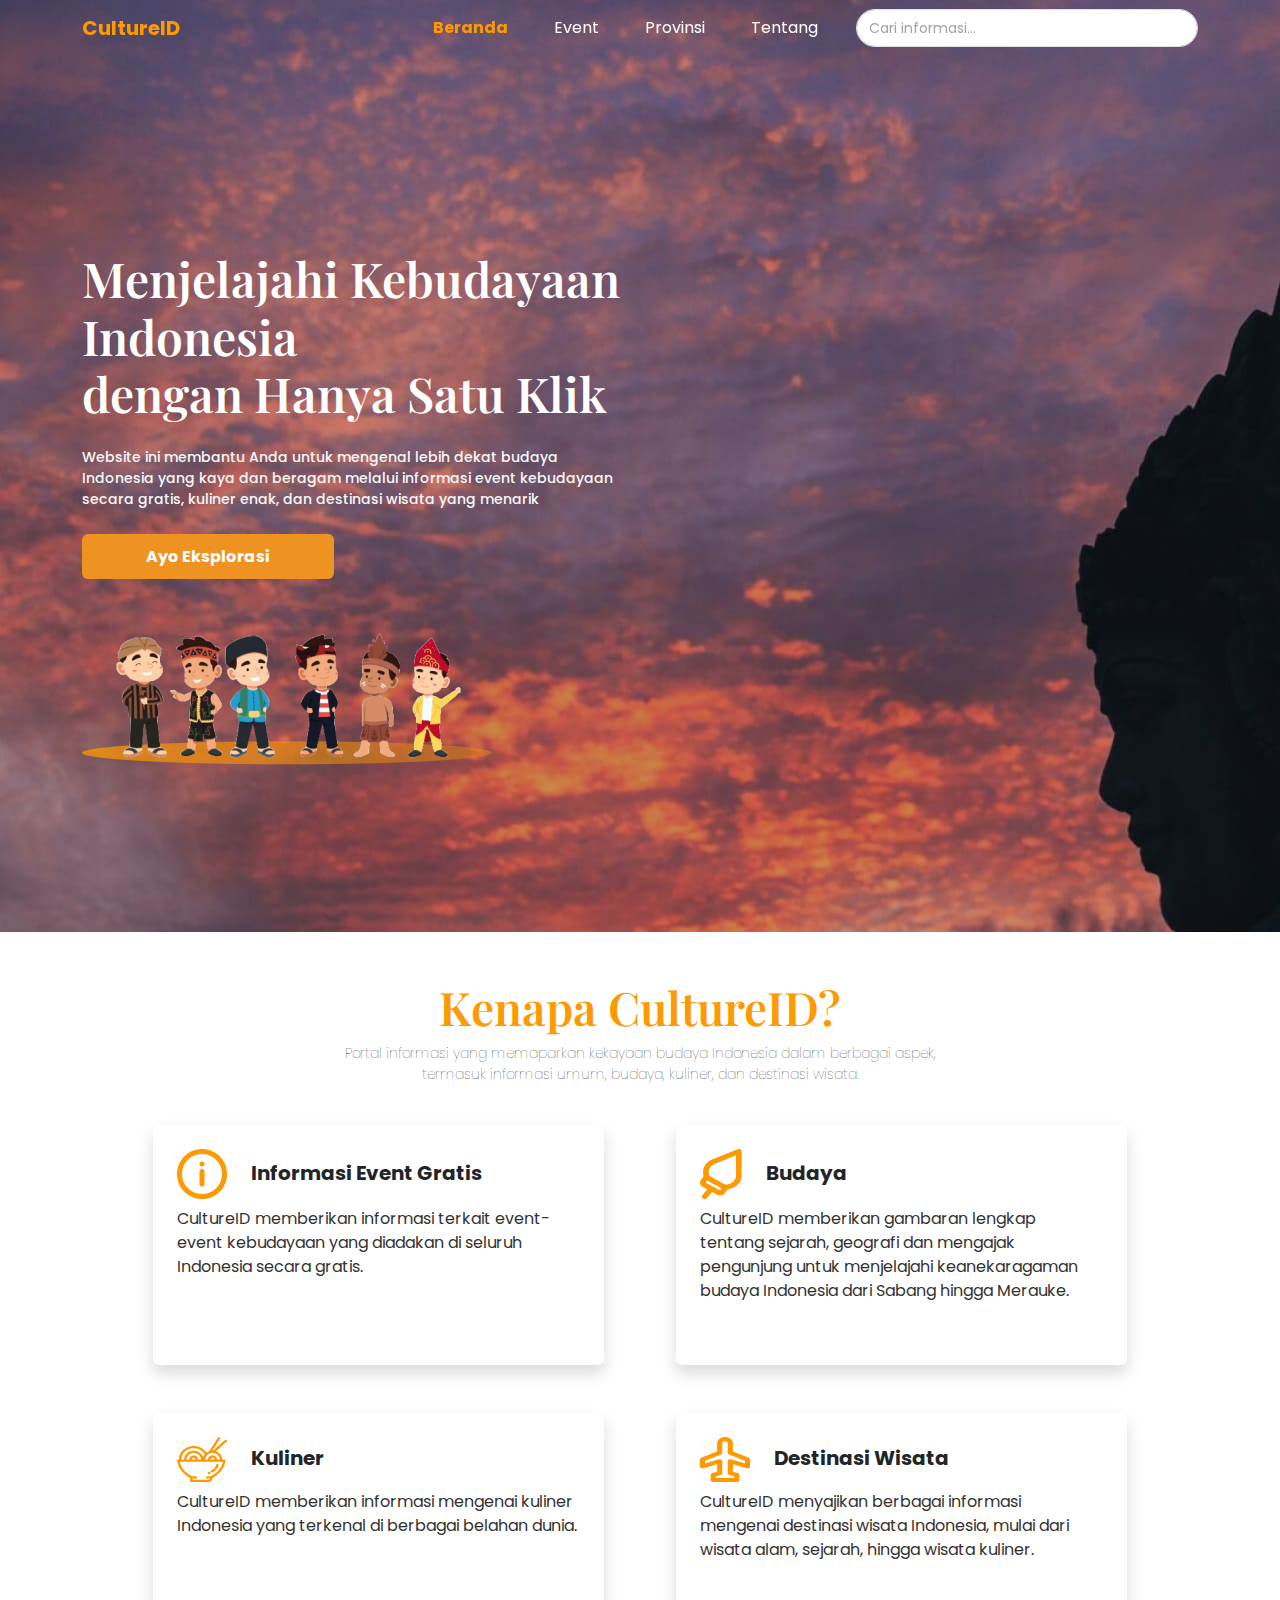
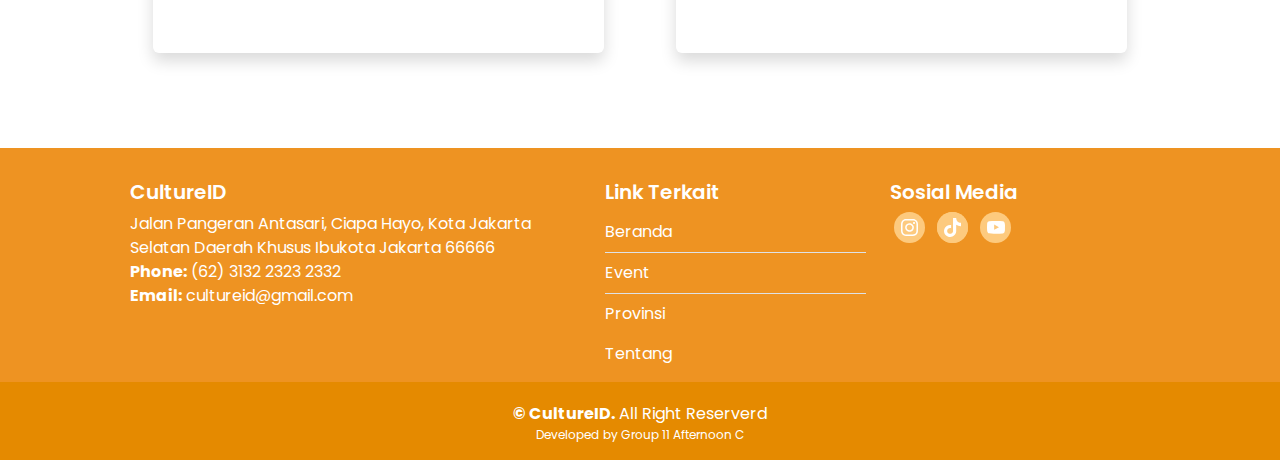
<file: index.html>
<!DOCTYPE html>
<html lang="en">

<head>
    <meta charset="UTF-8">
    <meta name="viewport" content="width=device-width, initial-scale=1.0">
    <link rel="stylesheet" href="assets/css/bootstrap.min.css">
    <link rel="stylesheet" href="assets/css/style.css">
    <link href="https://fonts.googleapis.com/css2?family=Poppins:wght@300;400;600;700&display=swap" rel="stylesheet">
    <link href="https://fonts.googleapis.com/css2?family=Playfair+Display:wght@400;500;600;700&display=swap"
        rel="stylesheet">
    <title>CultureID</title>
</head>

<body>
    <!-- Navbar -->
    <nav class="navbar navbar-expand-lg fixed-top">
        <div class="container">
            <a class="navbar-brand" href="#">CultureID</a>
            <button class="navbar-toggler" type="button" data-bs-toggle="collapse"
                data-bs-target="#navbarSupportedContent" aria-controls="navbarSupportedContent" aria-expanded="false"
                aria-label="Toggle navigation">
                <span class="navbar-toggler-icon"></span>
            </button>
            <div class="collapse navbar-collapse" id="navbarSupportedContent">
                <ul class="navbar-nav ms-auto mb-2 mb-lg-0">
                    <li class="nav-item beranda">
                        <a class="nav-link active" href="index.html">Beranda</a>
                    </li>
                    <li class="nav-item beranda">
                        <a class="nav-link" href="event.html">Event</a>
                    </li>
                    <li class="nav-item beranda">
                        <a class="nav-link" href="provinsi.html">Provinsi</a>
                    </li>
                    <li class="nav-item beranda">
                        <a class="nav-link" href="tentang.html">Tentang</a>
                    </li>
                </ul>
                <form class="d-flex" role="search">
                    <input class="form-control search" type="search" placeholder="Cari informasi..."
                        aria-label="Search">
                </form>
            </div>
        </div>
    </nav>
    <!-- Navbar -->

    <!-- Header -->
    <header>
        <div class="container">
            <div class="row">
                <div class="col-md-8">
                    <h1 class="mb-4">Menjelajahi Kebudayaan Indonesia<br>dengan Hanya Satu Klik</h1>
                    <p class="mb-4">Website ini membantu Anda untuk mengenal lebih dekat budaya<br>Indonesia yang kaya
                        dan beragam
                        melalui informasi event kebudayaan<br>secara gratis, kuliner enak, dan destinasi wisata yang
                        menarik
                    </p>
                    <a href="provinsi.html" class="btn btn-eksplorasi">Ayo Eksplorasi</a>
                </div>
            </div>
            <div class="row mt-5">
                <div class="col">
                    <img src="assets/images/vector.png">
                </div>
            </div>
        </div>
    </header>
    <!-- Header -->

    <!-- Isi kontennya -->
    <section class="content">
        <div class="container mt-5">
            <div class="row">
                <div class="col text-center">
                    <h1>Kenapa CultureID?</h1>
                    <p>Portal informasi yang memaparkan kekayaan budaya Indonesia dalam berbagai aspek,<br>
                        termasuk informasi umum, budaya, kuliner, dan destinasi wisata.</p>
                </div>
            </div>
            <div class="row justify-content-center">
                <div class="col-lg-5 m-4">
                    <div class="card p-4 mx-auto shadow border-0">
                        <h5>
                            <img class="pe-4" src="assets/images/ic_info.png" alt="" /><b>Informasi Event Gratis</b>
                        </h5>
                        <p>CultureID memberikan informasi terkait event-event kebudayaan yang diadakan di seluruh
                            Indonesia secara gratis.</p>
                    </div>
                </div>
                <div class="col-lg-5 m-4">
                    <div class="card p-4 mx-auto shadow border-0">
                        <h5>
                            <img class="pe-4" src="assets/images/ic_budaya.png" alt="" /><b>Budaya</b>
                        </h5>
                        <p>CultureID memberikan gambaran lengkap tentang sejarah, geografi dan mengajak pengunjung untuk
                            menjelajahi keanekaragaman budaya Indonesia dari Sabang hingga Merauke.</p>
                    </div>
                </div>
                <div class="col-lg-5 m-4">
                    <div class="card p-4 mx-auto shadow border-0">
                        <h5>
                            <img class="pe-4" src="assets/images/ic_kuliner.png" alt="" /><b>Kuliner</b>
                        </h5>
                        <p>CultureID memberikan informasi mengenai kuliner Indonesia yang terkenal di berbagai belahan
                            dunia.</p>
                    </div>
                </div>
                <div class="col-lg-5 m-4">
                    <div class="card p-4 mx-auto shadow border-0">
                        <h5>
                            <img class="pe-4" src="assets/images/ic_destinasi.png" /><b>Destinasi Wisata</b>
                        </h5>
                        <p>CultureID menyajikan berbagai informasi mengenai destinasi wisata Indonesia, mulai dari
                            wisata alam, sejarah, hingga wisata kuliner.</p>
                    </div>
                </div>
            </div>
        </div>
    </section>
    <!-- Isi kontennya -->


    <!-- Footer -->
    <footer class="mt-5">
        <div class="container pb-2">
            <div class="row justify-content-center">
                <div class="col-md-5">
                    <h5 class="fw-semibold">CultureID</h5>
                    <p class="mb-0">Jalan Pangeran Antasari, Ciapa Hayo, Kota Jakarta Selatan Daerah Khusus Ibukota
                        Jakarta 66666
                    </p>
                    <p class="mb-0"><span class="fw-bold">Phone:</span> (62) 3132 2323 2332</p>
                    <p><span class="fw-bold">Email:</span> cultureid@gmail.com</p>
                </div>
                <div class="col-md-3">
                    <h5 class="fw-semibold">Link Terkait</h5>
                    <ul class="navbar-nav">
                        <li class="border-bottom">
                            <a class="nav-link" href="index.html">Beranda</a>
                        </li>
                        <li class="border-bottom">
                            <a class="nav-link" href="event.html">Event</a>
                        </li>
                        <li>
                            <a class="nav-link" href="provinsi.html">Provinsi</a>
                        </li>
                        <li>
                            <a class="nav-link" href="tentang.html">Tentang</a>
                        </li>
                    </ul>
                </div>
                <div class="col-md-3">
                    <h5 class="fw-semibold">Sosial Media</h5>
                    <a href="https://instagram.com/instagram" target="_blank" class="mx-1"><img
                            src="assets/images/ic_instagram.svg" alt=""></a>
                    <a href="https://www.tiktok.com/@tiktok?lang=id-ID" target="_blank" class="mx-1"><img
                            src="assets/images/ic_tiktok.svg" alt=""></a>
                    <a href="https://www.youtube.com/@YouTube" target="_blank" class="mx-1"><img
                            src="assets/images/ic_youtube.svg" alt=""></a>
                </div>
            </div>
        </div>
        <div class="copyright">
            <p class="mb-0"><strong>&copy; CultureID.</strong> All Right Reserverd</p>
            <p class="mb-0" style="font-size: 12px;">Developed by Group 11 Afternoon C</p>
        </div>
    </footer>
    <!-- Footer -->


    <script src="assets/js/index.js"></script>
    <script src="assets/js/bootstrap.bundle.min.js"></script>
</body>

</html>
</file>
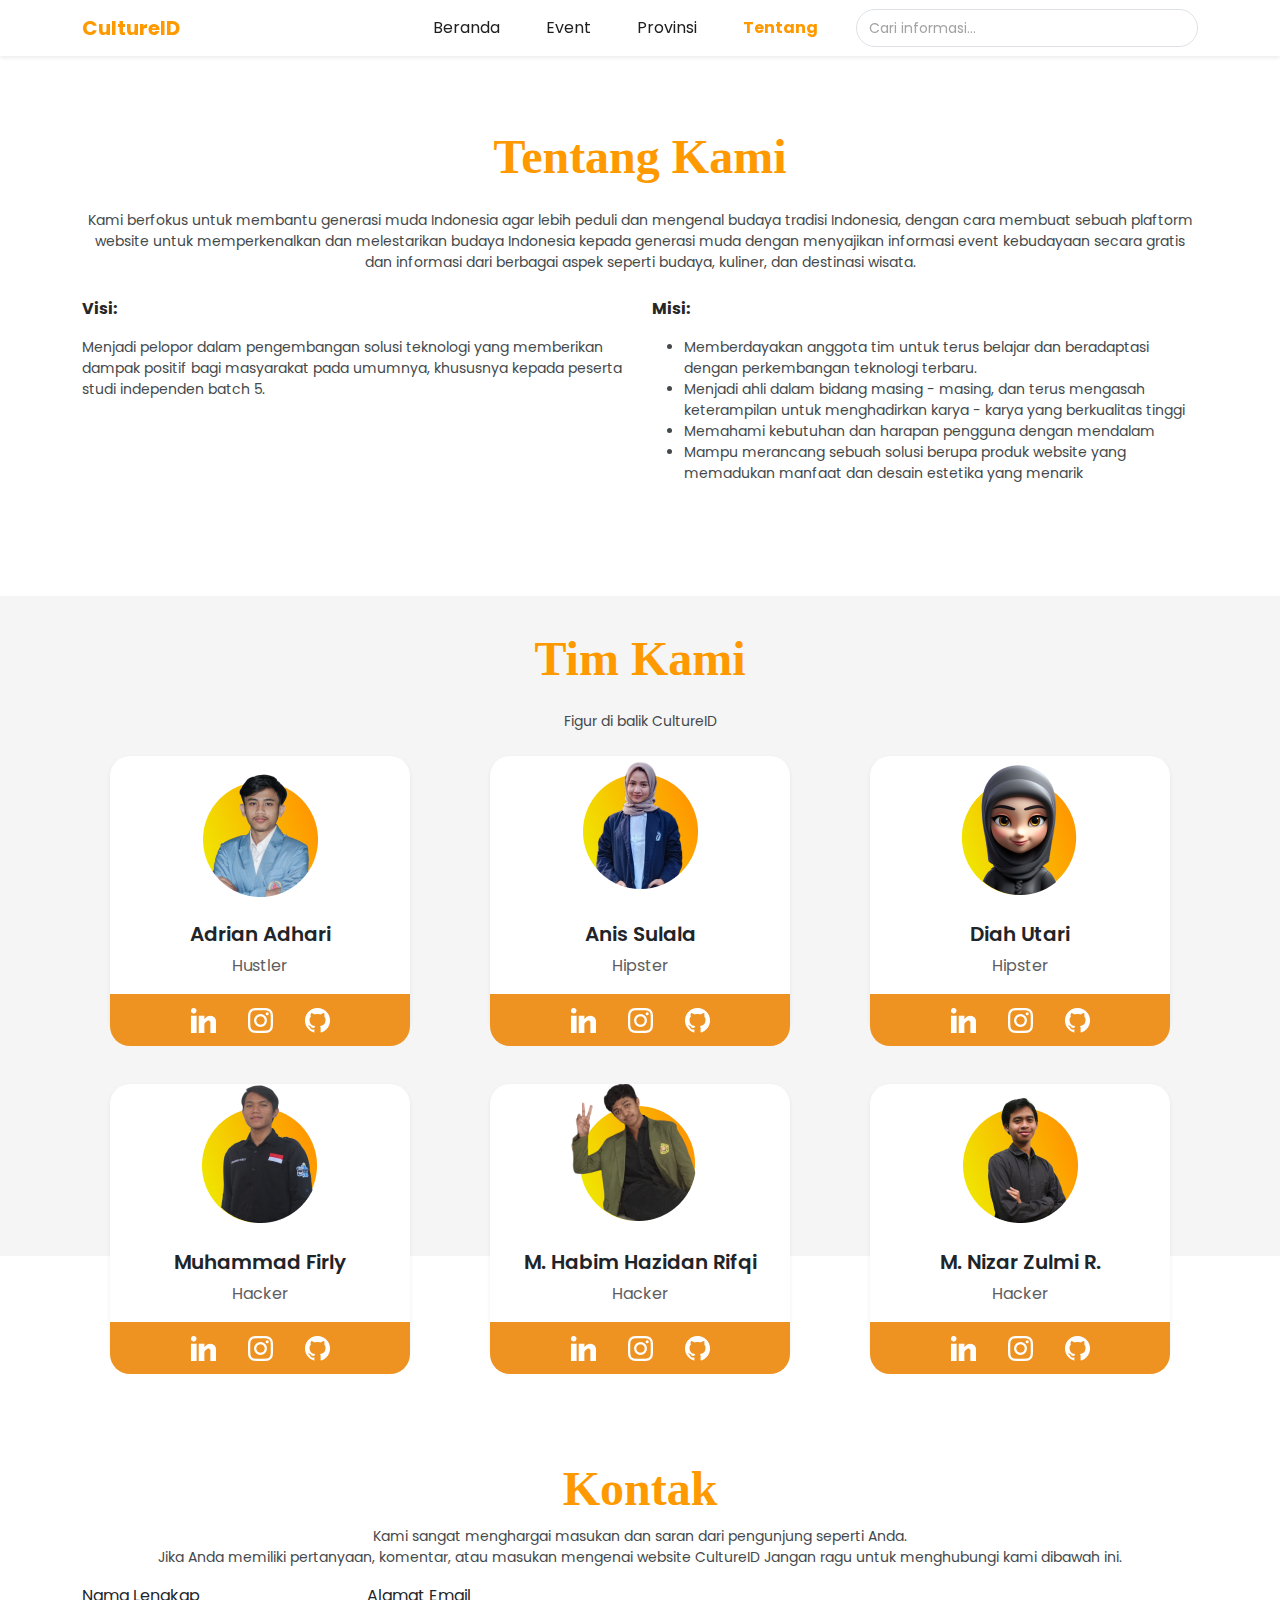
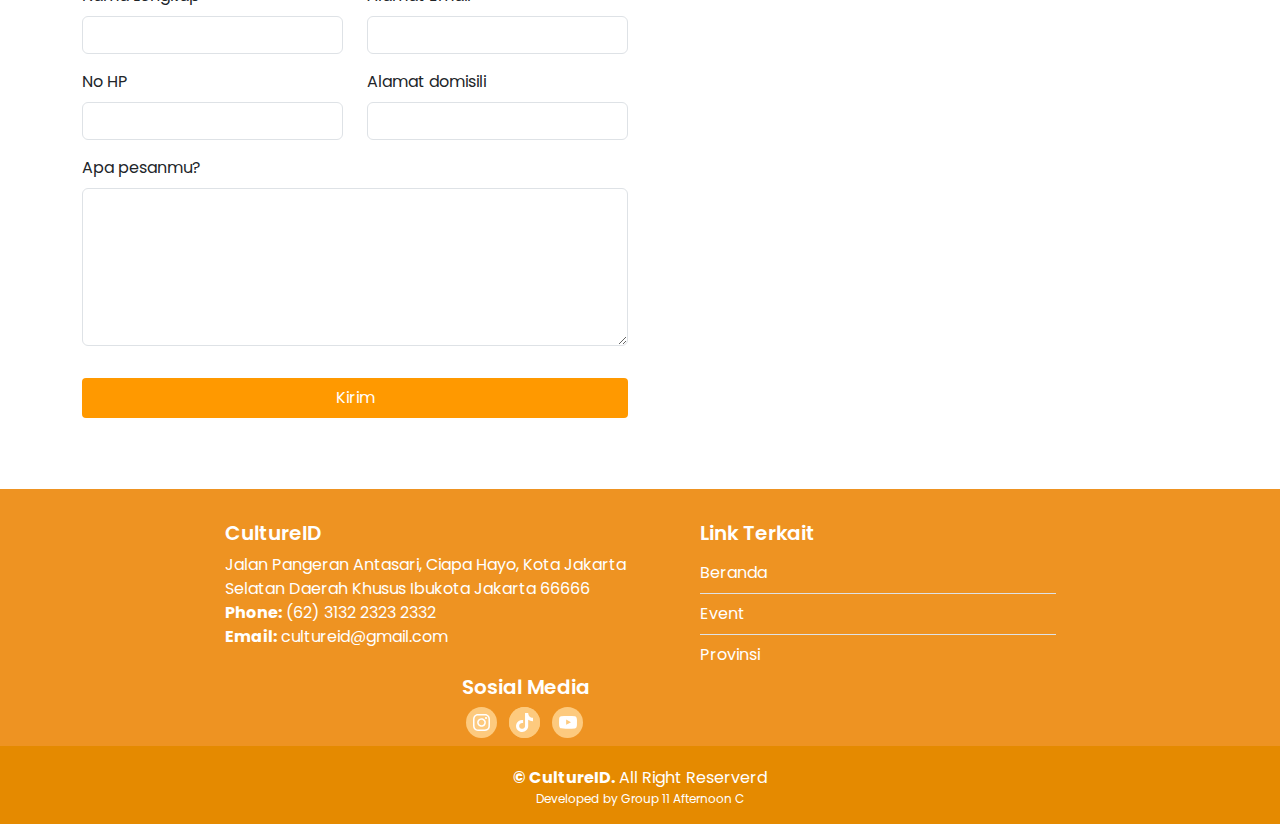
<file: cok.html>
<!DOCTYPE html>
<html lang="en">

<head>
    <meta charset="UTF-8">
    <meta name="viewport" content="width=device-width, initial-scale=1.0">
    <link rel="stylesheet" href="assets/css/bootstrap.min.css">
    <link rel="stylesheet" href="assets/css/style.css">
    <link href="https://fonts.googleapis.com/css2?family=Poppins:wght@300;400;600;700&display=swap" rel="stylesheet">
    <title>CultureID</title>
</head>

<body>
    <!-- Navbar -->
    <nav class="navbar navbar-expand-lg bg-white shadow-sm sticky-top">
        <div class="container">
            <a class="navbar-brand" href="#">CultureID</a>
            <button class="navbar-toggler" type="button" data-bs-toggle="collapse"
                data-bs-target="#navbarSupportedContent" aria-controls="navbarSupportedContent" aria-expanded="false"
                aria-label="Toggle navigation">
                <span class="navbar-toggler-icon"></span>
            </button>
            <div class="collapse navbar-collapse" id="navbarSupportedContent">
                <ul class="navbar-nav ms-auto mb-2 mb-lg-0">
                    <li class="nav-item">
                        <a class="nav-link" href="index.html">Beranda</a>
                    </li>
                    <li class="nav-item">
                        <a class="nav-link" href="event.html">Event</a>
                    </li>
                    <li class="nav-item">
                        <a class="nav-link" href="provinsi.html">Provinsi</a>
                    </li>
                    <li class="nav-item">
                        <a class="nav-link active" href="tentang.html">Tentang</a>
                    </li>
                </ul>
                <form class="d-flex" role="search">
                    <input class="form-control search" type="search" placeholder="Cari informasi..."
                        aria-label="Search">
                </form>
            </div>
        </div>
    </nav>
    <!-- Navbar -->


    <!-- Isi kontennya -->
    <!--Tentang Kami -->
    <section class="tentang my-5 pb-5">
        <div class="container">
            <div class="row text-center">
                <div class="col">
                    <h1 class="my-4">Tentang Kami</h1>
                    <p>Kami berfokus untuk membantu generasi muda Indonesia agar lebih peduli dan mengenal budaya
                        tradisi Indonesia, dengan cara membuat sebuah plaftorm website untuk memperkenalkan dan
                        melestarikan budaya Indonesia kepada generasi muda dengan menyajikan informasi event kebudayaan
                        secara gratis dan informasi dari berbagai aspek seperti budaya, kuliner, dan destinasi wisata.
                    </p>
                </div>
            </div>
            <div class="row mt-2 justify-content-between">
                <div class="col-md-6">
                    <p style="font-size: 16px; color: #272727;" class="fw-bold">Visi:</p>
                    <p>Menjadi pelopor dalam pengembangan solusi teknologi yang memberikan dampak positif bagi
                        masyarakat pada umumnya, khususnya kepada peserta studi independen batch 5.</p>
                </div>
                <div class="col-md-6">
                    <p style="font-size: 16px; color: #272727;" class="fw-bold">Misi:</p>
                    <ul class="misi">
                        <li>Memberdayakan anggota tim untuk terus belajar dan beradaptasi dengan perkembangan teknologi
                            terbaru.</li>
                        <li>Menjadi ahli dalam bidang masing - masing, dan terus mengasah keterampilan untuk
                            menghadirkan karya - karya yang berkualitas tinggi</li>
                        <li>Memahami kebutuhan dan harapan pengguna dengan mendalam</li>
                        <li>Mampu merancang sebuah solusi berupa produk website yang memadukan manfaat dan desain
                            estetika yang menarik</li>
                    </ul>
                </div>
            </div>
        </div>
    </section>

    <section class="background-tim"></section>
    <section class="tim">
        <div class="container">
            <div class="row text-center">
                <div class="col">
                    <h1 class="my-4">Tim Kami</h1>
                    <p>Figur di balik CultureID</p>
                </div>
            </div>
            <div class="row text-center justify-content-center mt-2">
                <div class="col-md-4 mb-5 mx-auto">
                    <div class="kotak shadow-sm text-center mx-auto">
                        <div class="gambar">
                            <img src="assets/images/tentang/adrian.png" alt="Adrian Adhari">
                        </div>
                        <div class="deskripsi">
                            <h5>Adrian Adhari</h5>
                            <p>Hustler</p>
                        </div>
                        <div class="link d-flex align-items-center justify-content-center">
                            <a href="#"><img src="assets/images/tentang/ic_linked.png" class="mx-3"></a>
                            <a href="#"><img src="assets/images/tentang/ic_ig.png" class="mx-3"></a>
                            <a href="#"><img src="assets/images/tentang/ic_git.png" class="mx-3"></a>
                        </div>
                    </div>
                </div>
                <div class="col-md-4 mb-5 mx-auto">
                    <div class="kotak shadow-sm text-center mx-auto">
                        <div class="gambar">
                            <img src="assets/images/tentang/anis.png" alt="Anis Sulala">
                        </div>
                        <div class="deskripsi">
                            <h5>Anis Sulala</h5>
                            <p>Hipster</p>
                        </div>
                        <div class="link d-flex align-items-center justify-content-center">
                            <a href="#"><img src="assets/images/tentang/ic_linked.png" class="mx-3"></a>
                            <a href="#"><img src="assets/images/tentang/ic_ig.png" class="mx-3"></a>
                            <a href="#"><img src="assets/images/tentang/ic_git.png" class="mx-3"></a>
                        </div>
                    </div>
                </div>
                <div class="col-md-4 mb-5 mx-auto">
                    <div class="kotak shadow-sm text-center mx-auto">
                        <div class="gambar">
                            <img src="assets/images/tentang/diah.png" alt="Diah Utari">
                        </div>
                        <div class="deskripsi">
                            <h5>Diah Utari</h5>
                            <p>Hipster</p>
                        </div>
                        <div class="link d-flex align-items-center justify-content-center">
                            <a href="#"><img src="assets/images/tentang/ic_linked.png" class="mx-3"></a>
                            <a href="#"><img src="assets/images/tentang/ic_ig.png" class="mx-3"></a>
                            <a href="#"><img src="assets/images/tentang/ic_git.png" class="mx-3"></a>
                        </div>
                    </div>
                </div>
                <div class="col-md-4 mb-5 mx-auto">
                    <div class="kotak shadow-sm text-center mx-auto">
                        <div class="gambar">
                            <img src="assets/images/tentang/firly.png" alt="Muhammad Firly">
                        </div>
                        <div class="deskripsi">
                            <h5>Muhammad Firly</h5>
                            <p>Hacker</p>
                        </div>
                        <div class="link d-flex align-items-center justify-content-center">
                            <a href="#"><img src="assets/images/tentang/ic_linked.png" class="mx-3"></a>
                            <a href="#"><img src="assets/images/tentang/ic_ig.png" class="mx-3"></a>
                            <a href="#"><img src="assets/images/tentang/ic_git.png" class="mx-3"></a>
                        </div>
                    </div>
                </div>
                <div class="col-md-4 mb-5 mx-auto">
                    <div class="kotak shadow-sm text-center mx-auto">
                        <div class="gambar">
                            <img src="assets/images/tentang/habim.png" alt="M. Habim Hazidan Rifqi">
                        </div>
                        <div class="deskripsi">
                            <h5>M. Habim Hazidan Rifqi</h5>
                            <p>Hacker</p>
                        </div>
                        <div class="link d-flex align-items-center justify-content-center">
                            <a href="#"><img src="assets/images/tentang/ic_linked.png" class="mx-3"></a>
                            <a href="#"><img src="assets/images/tentang/ic_ig.png" class="mx-3"></a>
                            <a href="#"><img src="assets/images/tentang/ic_git.png" class="mx-3"></a>
                        </div>
                    </div>
                </div>
                <div class="col-md-4 mb-5 mx-auto">
                    <div class="kotak shadow-sm text-center mx-auto">
                        <div class="gambar">
                            <img src="assets/images/tentang/nizar.png" alt="M. Nizar Zulmi R.">
                        </div>
                        <div class="deskripsi">
                            <h5>M. Nizar Zulmi R.</h5>
                            <p>Hacker</p>
                        </div>
                        <div class="link d-flex align-items-center justify-content-center">
                            <a href="#"><img src="assets/images/tentang/ic_linked.png" class="mx-3"></a>
                            <a href="#"><img src="assets/images/tentang/ic_ig.png" class="mx-3"></a>
                            <a href="#"><img src="assets/images/tentang/ic_git.png" class="mx-3"></a>
                        </div>
                    </div>
                </div>
            </div>
        </div>
    </section>

    <!-- Kontak -->
    <section class="kontak my-5">
        <div class="container">
            <div class="row text-center mt-5">
                <div class="col">
                    <h1>Kontak</h1>
                    <p>Kami sangat menghargai masukan dan saran dari pengunjung seperti
                        Anda.<br>
                        Jika Anda memiliki pertanyaan, komentar, atau masukan mengenai website CultureID
                        Jangan ragu untuk menghubungi kami dibawah ini.</p>
                </div>
            </div>
            <div class="row">
                <div class="col-md-6">
                    <div class="row">
                        <div class="col-md-6">
                            <div class="mb-3">
                                <label for="nama_lengkap" class="form-label">Nama Lengkap</label>
                                <input type="text" class="form-control" id="nama_lengkap">
                            </div>
                        </div>
                        <div class="col-md-6">
                            <div class="mb-3">
                                <label for="email" class="form-label">Alamat Email</label>
                                <input type="email" class="form-control" id="email">
                            </div>
                        </div>
                        <div class="col-md-6">
                            <div class="mb-3">
                                <label for="no_hp" class="form-label">No HP</label>
                                <input type="text" class="form-control" id="no_hp">
                            </div>
                        </div>
                        <div class="col-md-6">
                            <div class="mb-3">
                                <label for="domisili" class="form-label">Alamat domisili</label>
                                <input type="text" class="form-control" id="domisili">
                            </div>
                        </div>
                        <div class="col-md-12">
                            <div class="mb-3">
                                <label for="pesan" class="form-label">Apa pesanmu?</label>
                                <textarea class="form-control" id="pesan" rows="6"></textarea>
                            </div>
                        </div>
                        <div class="col-md-12 mt-3">
                            <button class="btn btn-kirim w-100" type="submit">Kirim</button>
                        </div>
                    </div>
                </div>
                <div class="col-md-6">
                    <iframe
                        src="https://www.google.com/maps/embed?pb=!1m18!1m12!1m3!1d126920.28229243362!2d106.74694499260353!3d-6.229569425655311!2m3!1f0!2f0!3f0!3m2!1i1024!2i768!4f13.1!3m3!1m2!1s0x2e69f3e945e34b9d%3A0x5371bf0fdad786a2!2sJakarta%2C%20Daerah%20Khusus%20Ibukota%20Jakarta!5e0!3m2!1sid!2sid!4v1697640268292!5m2!1sid!2sid"
                        width="600" height="450" style="border:0;" allowfullscreen="" loading="lazy"
                        referrerpolicy="no-referrer-when-downgrade"></iframe>
                </div>
            </div>

        </div>
    </section>
    <!-- Isi kontennya -->


    <!-- Footer -->
    <footer>
        <div class="container pb-2">
            <div class="row justify-content-center">
                <div class="col-md-5">
                    <h5 class="fw-semibold">CultureID</h5>
                    <p class="mb-0">Jalan Pangeran Antasari, Ciapa Hayo, Kota Jakarta Selatan Daerah Khusus Ibukota
                        Jakarta 66666
                    </p>
                    <p class="mb-0"><span class="fw-bold">Phone:</span> (62) 3132 2323 2332</p>
                    <p><span class="fw-bold">Email:</span> cultureid@gmail.com</p>
                </div>
                <div class="col-md-4">
                    <h5 class="fw-semibold">Link Terkait</h5>
                    <ul class="navbar-nav">
                        <li class="border-bottom">
                            <a class="nav-link" href="index.html">Beranda</a>
                        </li>
                        <li class="border-bottom">
                            <a class="nav-link" href="event.html">Event</a>
                        </li>
                        <li>
                            <a class="nav-link" href="provinsi.html">Provinsi</a>
                        </li>
                    </ul>
                </div>
                <div class="col-md-4">
                    <h5 class="fw-semibold">Sosial Media</h5>
                    <a href="https://instagram.com/instagram" target="_blank" class="mx-1"><img
                            src="assets/images/ic_instagram.svg" alt=""></a>
                    <a href="https://www.tiktok.com/@tiktok?lang=id-ID" target="_blank" class="mx-1"><img
                            src="assets/images/ic_tiktok.svg" alt=""></a>
                    <a href="https://www.youtube.com/@YouTube" target="_blank" class="mx-1"><img
                            src="assets/images/ic_youtube.svg" alt=""></a>
                </div>
            </div>
        </div>
        <div class="copyright">
            <p class="mb-0"><strong>&copy; CultureID.</strong> All Right Reserverd</p>
            <p class="mb-0" style="font-size: 12px;">Developed by Group 11 Afternoon C</p>
        </div>
    </footer>
    <!-- Footer -->


    <script src="assets/js/bootstrap.bundle.min.js"></script>
</body>

</html>
</file>
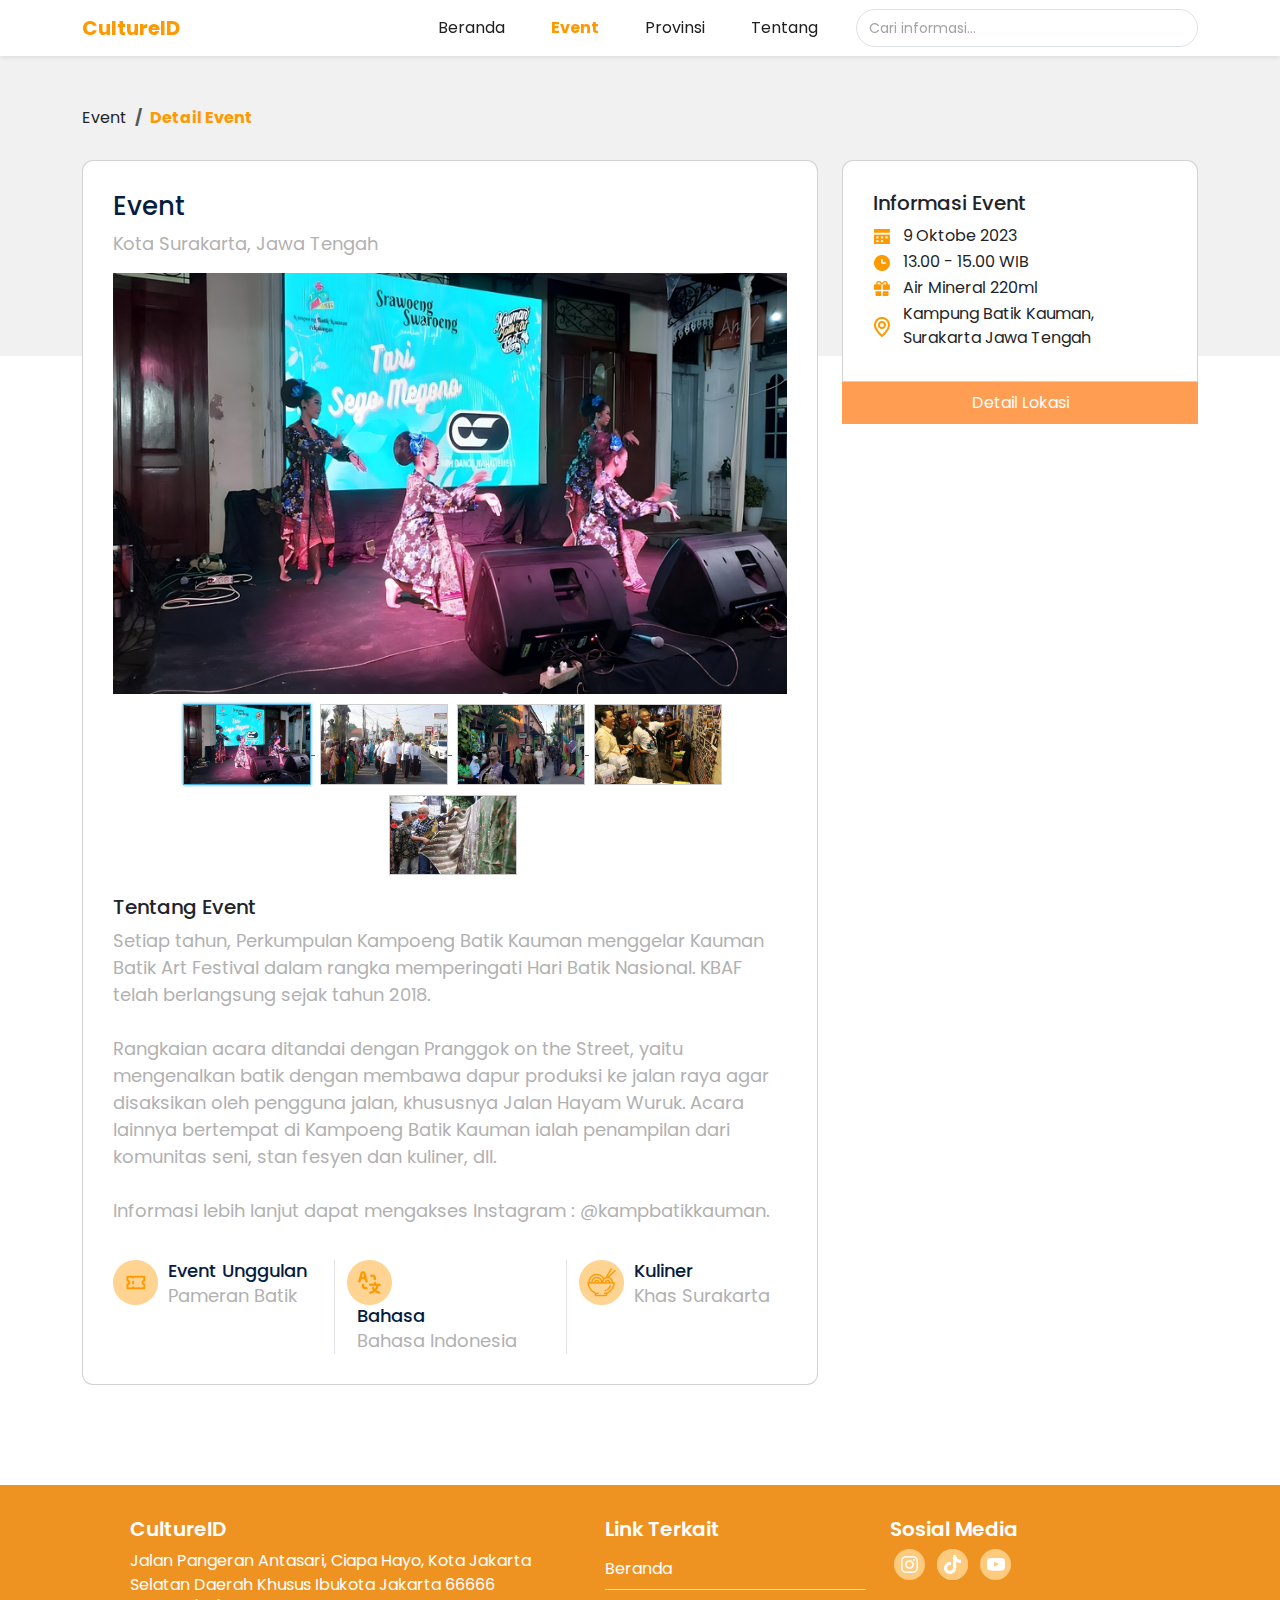
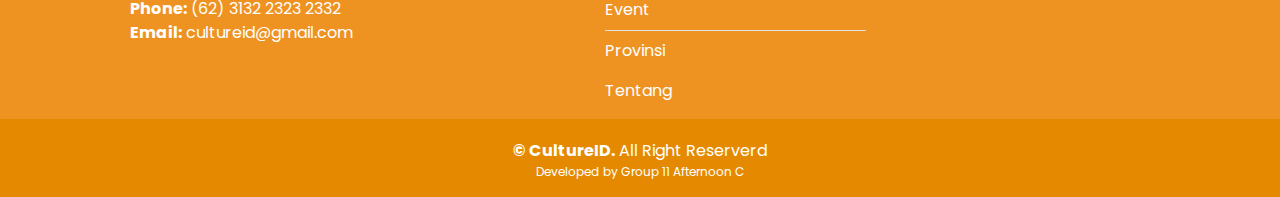
<file: detail-event.html>
<!DOCTYPE html>
<html lang="en">

<head>
    <meta charset="UTF-8">
    <meta name="viewport" content="width=device-width, initial-scale=1.0">
    <link rel="stylesheet" href="assets/css/bootstrap.min.css">
    <link rel="stylesheet" href="assets/css/xzoom.min.css">
    <link rel="stylesheet" href="assets/css/style.css">
    <link href="https://fonts.googleapis.com/css2?family=Poppins:wght@300;400;600;700&display=swap" rel="stylesheet">
    <title>CultureID</title>
</head>

<body>
    <!-- Navbar -->
    <nav class="navbar navbar-expand-lg bg-white shadow-sm sticky-top">
        <div class="container">
            <a class="navbar-brand" href="#">CultureID</a>
            <button class="navbar-toggler" type="button" data-bs-toggle="collapse"
                data-bs-target="#navbarSupportedContent" aria-controls="navbarSupportedContent" aria-expanded="false"
                aria-label="Toggle navigation">
                <span class="navbar-toggler-icon"></span>
            </button>
            <div class="collapse navbar-collapse" id="navbarSupportedContent">
                <ul class="navbar-nav ms-auto mb-2 mb-lg-0">
                    <li class="nav-item">
                        <a class="nav-link" href="index.html">Beranda</a>
                    </li>
                    <li class="nav-item">
                        <a class="nav-link active" href="event.html">Event</a>
                    </li>
                    <li class="nav-item">
                        <a class="nav-link" href="provinsi.html">Provinsi</a>
                    </li>
                    <li class="nav-item">
                        <a class="nav-link" href="tentang.html">Tentang</a>
                    </li>
                </ul>
                <form class="d-flex" role="search">
                    <input class="form-control search" type="search" placeholder="Cari informasi..."
                        aria-label="Search">
                </form>
            </div>
        </div>
    </nav>
    <!-- Navbar -->


    <!-- Isi kontennya -->
    <section class="section-details-header"></section>
    <section class="section-details-content">
        <div class="container">
            <div class="row">
                <div class="col">
                    <nav aria-label="breadcrumb">
                        <ol class="breadcrumb">
                            <li class="breadcrumb-item">Event</li>
                            <li class="breadcrumb-item active" aria-current="page">Detail Event</li>
                        </ol>
                    </nav>
                </div>
            </div>
            <div class="row">
                <div class="col-lg-8">
                    <div class="card card-details">
                        <h1>Kauman Batik Art Festival</h1>
                        <p>Kota Surakarta, Jawa Tengah</p>
                        <div class="gallery">
                            <div class="xzoom-container">
                                <img src="assets/images/detail-event/4.jpg" class="xzoom" id="xzoom-default"
                                    xoriginal="assets/images/detail-event/4.jpg">
                            </div>
                            <div class="xzoom-thumbs">
                                <a href="assets/images/detail-event/4.jpg">
                                    <img src="assets/images/detail-event/4.jpg" class="xzoom-gallery" width="128"
                                        xpreview="assets/images/detail-event/4.jpg">
                                </a>
                                <a href="assets/images/detail-event/2.jpg">
                                    <img src="assets/images/detail-event/2.jpg" class="xzoom-gallery" width="128"
                                        xpreview="assets/images/detail-event/2.jpg">
                                </a>
                                <a href="assets/images/detail-event/3.jpg">
                                    <img src="assets/images/detail-event/3.jpg" class="xzoom-gallery" width="128"
                                        xpreview="assets/images/detail-event/3.jpg">
                                </a>
                                <a href="assets/images/detail-event/1.png">
                                    <img src="assets/images/detail-event/1.png" class="xzoom-gallery" width="128"
                                        xpreview="assets/images/detail-event/1.png">
                                </a>
                                <a href="assets/images/detail-event/5.jpg">
                                    <img src="assets/images/detail-event/5.jpg" class="xzoom-gallery" width="128"
                                        xpreview="assets/images/detail-event/5.jpg">
                                </a>
                            </div>
                        </div>
                        <h2>Tentang Event</h2>
                        <p>Setiap tahun, Perkumpulan Kampoeng Batik Kauman menggelar Kauman Batik Art Festival dalam
                            rangka memperingati Hari Batik Nasional. KBAF telah berlangsung sejak tahun
                            2018.<br><br>Rangkaian
                            acara ditandai dengan Pranggok on the Street, yaitu mengenalkan batik dengan membawa dapur
                            produksi ke jalan raya agar disaksikan oleh pengguna jalan, khususnya Jalan Hayam Wuruk.
                            Acara lainnya bertempat di Kampoeng Batik Kauman ialah penampilan dari komunitas seni, stan
                            fesyen dan kuliner, dll.<br><br>
                            Informasi lebih lanjut dapat mengakses Instagram : @kampbatikkauman.</p>
                        <div class="row features">
                            <div class="col-md-4">
                                <img src="assets/images/detail-event/ic_event.png" class="features-image" alt="Ticket">
                                <div class="description">
                                    <h3>Event Unggulan</h3>
                                    <p>Pameran Batik</p>
                                </div>
                            </div>
                            <div class="col-md-4 border-start">
                                <img src="assets/images/detail-event/ic_bahasa.png" class="features-image"
                                    alt="Language">
                                <div class="description">
                                    <h3>Bahasa</h3>
                                    <p>Bahasa Indonesia</p>
                                </div>
                            </div>
                            <div class="col-md-4 border-start">
                                <img src="assets/images/detail-event/ic_kuliner.png" class="features-image" alt="Foods">
                                <div class="description">
                                    <h3>Kuliner</h3>
                                    <p>Khas Surakarta</p>
                                </div>
                            </div>
                        </div>
                    </div>
                </div>
                <div class="col-lg-4">
                    <div class="card card-details card-right">
                        <h2>Informasi Event</h2>
                        <table class="trip-information">
                            <tr>
                                <th width="10%"><img src="assets/images/detail-event/ic_tanggal.png"></th>
                                <td width="90%">9 Oktobe 2023</td>
                            </tr>
                            <tr>
                                <th width="10%"><img src="assets/images/detail-event/ic_waktu.png"></th>
                                <td width="90%">13.00 - 15.00 WIB</td>
                            </tr>
                            <tr>
                                <th width="10%"><img src="assets/images/detail-event/ic_benefit.png"></th>
                                <td width="90%">Air Mineral 220ml</td>
                            </tr>
                            <tr>
                                <th width="10%"><img src="assets/images/detail-event/ic_location.png"></th>
                                <td width="90%">Kampung Batik Kauman, Surakarta
                                    Jawa Tengah</td>
                            </tr>
                        </table>
                    </div>
                    <div class="join-container">
                        <a href="https://maps.app.goo.gl/k7huYDeXyQpAWu288" target="_blank"
                            class="btn btn-block btn-join-now mt-3 py-2">Detail Lokasi</a>
                    </div>
                </div>
            </div>
        </div>
    </section>
    <!-- Isi kontennya -->


    <!-- Footer -->
    <footer>
        <div class="container pb-2">
            <div class="row justify-content-center">
                <div class="col-md-5">
                    <h5 class="fw-semibold">CultureID</h5>
                    <p class="mb-0">Jalan Pangeran Antasari, Ciapa Hayo, Kota Jakarta Selatan Daerah Khusus Ibukota
                        Jakarta 66666
                    </p>
                    <p class="mb-0"><span class="fw-bold">Phone:</span> (62) 3132 2323 2332</p>
                    <p><span class="fw-bold">Email:</span> cultureid@gmail.com</p>
                </div>
                <div class="col-md-3">
                    <h5 class="fw-semibold">Link Terkait</h5>
                    <ul class="navbar-nav">
                        <li class="border-bottom">
                            <a class="nav-link" href="index.html">Beranda</a>
                        </li>
                        <li class="border-bottom">
                            <a class="nav-link" href="event.html">Event</a>
                        </li>
                        <li>
                            <a class="nav-link" href="provinsi.html">Provinsi</a>
                        </li>
                        <li>
                            <a class="nav-link" href="tentang.html">Tentang</a>
                        </li>
                    </ul>
                </div>
                <div class="col-md-3">
                    <h5 class="fw-semibold">Sosial Media</h5>
                    <a href="https://instagram.com/instagram" target="_blank" class="mx-1"><img
                            src="assets/images/ic_instagram.svg" alt=""></a>
                    <a href="https://www.tiktok.com/@tiktok?lang=id-ID" target="_blank" class="mx-1"><img
                            src="assets/images/ic_tiktok.svg" alt=""></a>
                    <a href="https://www.youtube.com/@YouTube" target="_blank" class="mx-1"><img
                            src="assets/images/ic_youtube.svg" alt=""></a>
                </div>
            </div>
        </div>
        <div class="copyright">
            <p class="mb-0"><strong>&copy; CultureID.</strong> All Right Reserverd</p>
            <p class="mb-0" style="font-size: 12px;">Developed by Group 11 Afternoon C</p>
        </div>
    </footer>
    <!-- Footer -->

    <script src="assets/js/code.jquery.com_jquery-3.7.1.min.js"></script>
    <script src="assets/js/bootstrap.bundle.min.js"></script>
    <script src="assets/js/xzoom.min.js"></script>
    <script>
        document.addEventListener('DOMContentLoaded', e => {

            let params = new URLSearchParams(document.location.search);
            let eventName = params.get("event");

            const h1 = document.querySelector("h1")

            h1.innerText = eventName || "Event";
        })
        $(document).ready(function () {
            $('.xzoom, .xzoom-gallery').xzoom({
                zoomWidth: 500,
                title: false,
                tint: '#333',
                xoffset: 15
            })
        })
    </script>
</body>

</html>
</file>
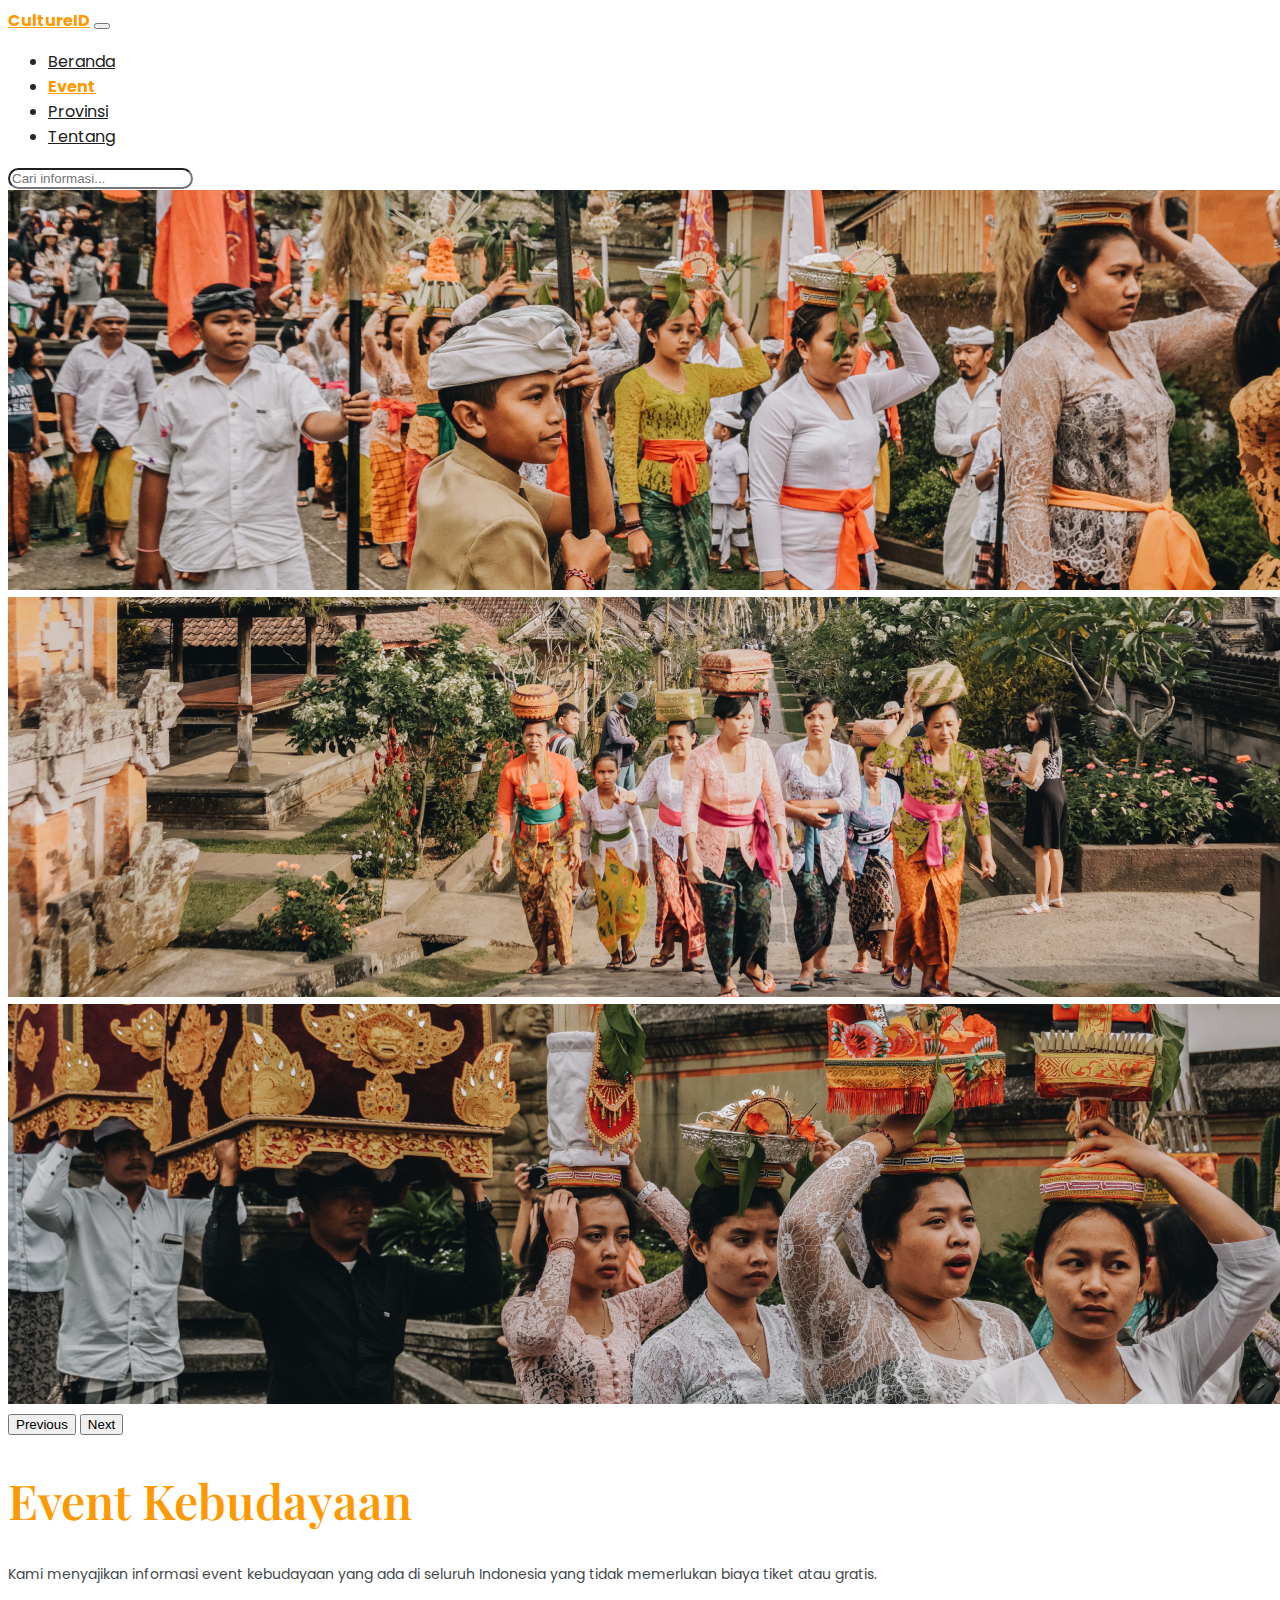
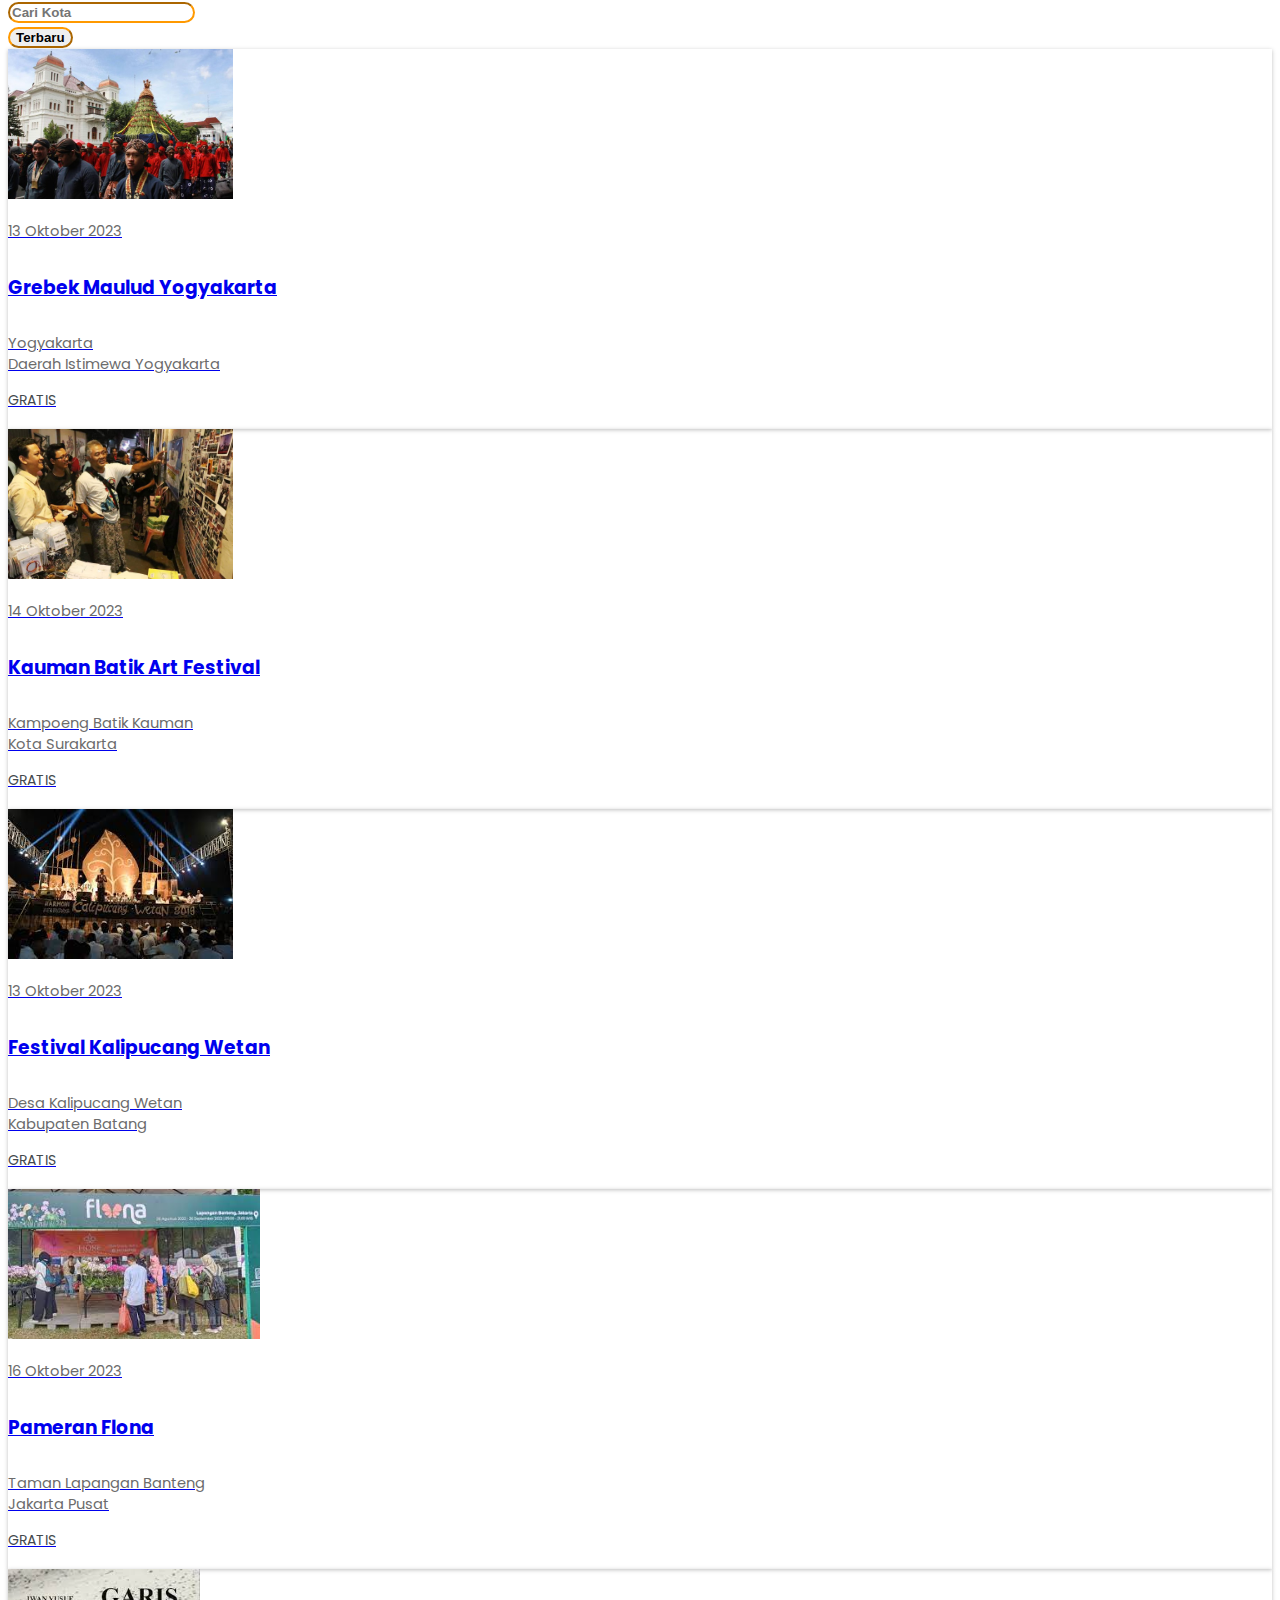
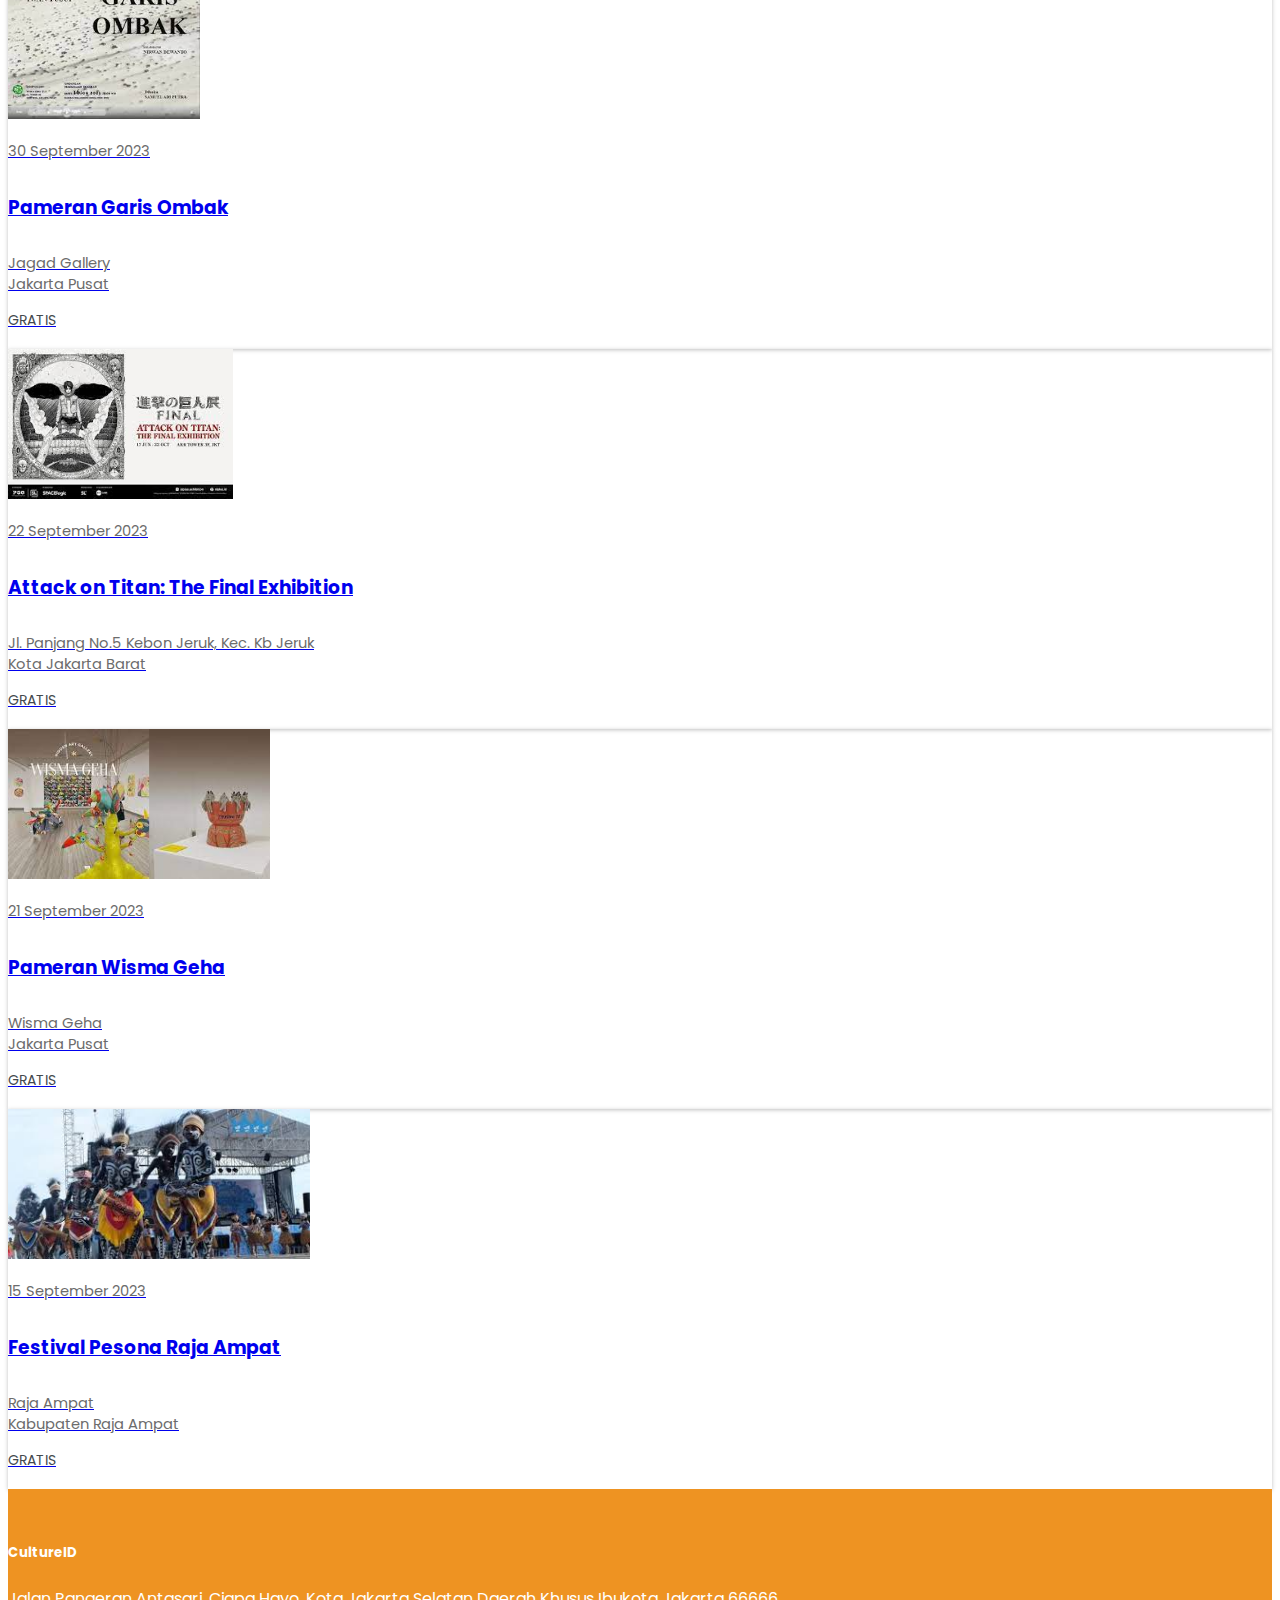
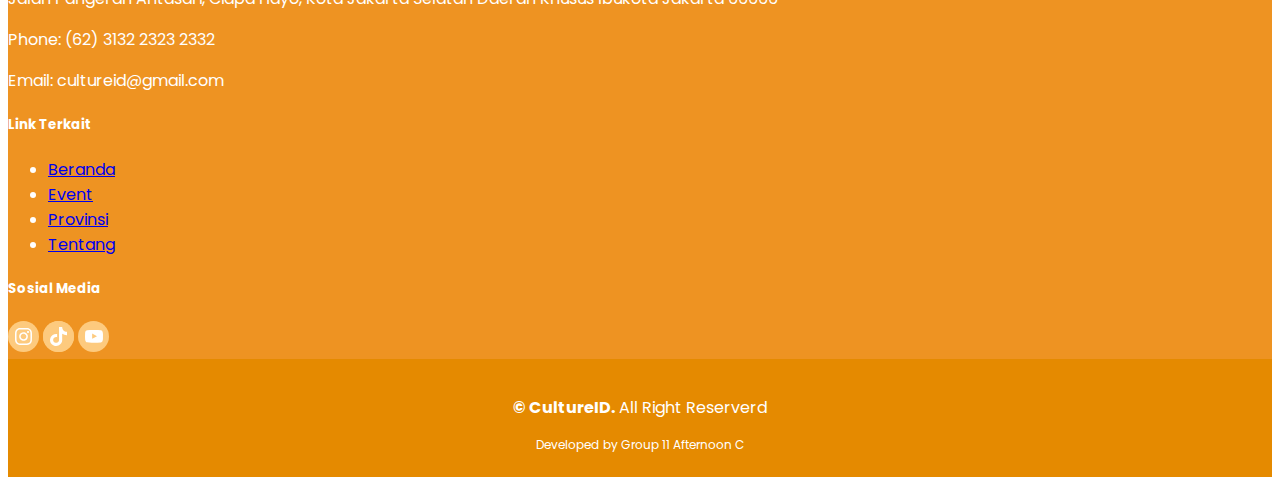
<file: event.html>
<!DOCTYPE html>
<html lang="en">

<head>
    <meta charset="UTF-8">
    <meta name="viewport" content="width=device-width, initial-scale=1.0">
    <title>Events</title>

    <link href="https://cdn.jsdelivr.net/npm/bootstrap@5.3.0-alpha1/dist/css/bootstrap.min.css" rel="stylesheet"
        integrity="sha384-GLhlTQ8iRABdZLl6O3oVMWSktQOp6b7In1Zl3/Jr59b6EGGoI1aFkw7cmDA6j6gD" crossorigin="anonymous" />

    <link rel="stylesheet" href="https://cdn.jsdelivr.net/npm/bootstrap-icons@1.11.1/font/bootstrap-icons.css">

    <!-- <link rel="stylesheet" href="assets/css/style.css"> -->

    <style>
        @import url('https://fonts.googleapis.com/css2?family=Poppins');
        @import url('https://fonts.googleapis.com/css2?family=Playfair+Display');

        :root {
            --primary-color: #FF9900;
            --secondary-color: #E58A00;
            --dark-color: #272727;
            --light-color: #6C6C6C;
            --font-family: 'Poppins', sans-serif;
        }

        body {
            font-family: var(--font-family);
            color: var(--dark-color);
        }

        .navbar-brand {
            color: #FF9900;
            font-weight: bold;
        }

        .nav-item {
            margin-right: 30px;
        }

        .nav-item a {
            color: #202020;
        }

        .navbar-nav .nav-item a.active {
            color: #FF9900 !important;
            font-weight: bold;
        }

        .search {
            border-radius: 50px;
        }

        .search-event {
            border-color: #FF9900;
            color: black;
            font-weight: 600;
        }

        .card-title {
            size: 14pt;
        }

        .content h1 {
            font-family: 'Playfair Display', serif;
            color: #FF9900;
            font-size: 48px;
            font-weight: 600;
        }

        .content p {
            font-size: 14px;
            color: #44494C;
            font-weight: 400;
        }

        footer {
            background-color: #EE9322;
            color: #FFF;
            padding-top: 32px;
        }

        .copyright {
            text-align: center;
            height: 78px;
            background-color: #E58A00;
            color: #FFF;
            padding: 20px 0;
        }
    </style>

    <script type="module" src="assets/js/event.js"></script>
</head>

<body>

    <!-- Navbar -->
    <nav class="navbar navbar-expand-lg bg-white shadow-sm sticky-top">
        <div class="container">
            <a class="navbar-brand" href="#">CultureID</a>
            <button class="navbar-toggler" type="button" data-bs-toggle="collapse"
                data-bs-target="#navbarSupportedContent" aria-controls="navbarSupportedContent" aria-expanded="false"
                aria-label="Toggle navigation">
                <span class="navbar-toggler-icon"></span>
            </button>
            <div class="collapse navbar-collapse" id="navbarSupportedContent">
                <ul class="navbar-nav ms-auto mb-2 mb-lg-0">
                    <li class="nav-item">
                        <a class="nav-link" href="index.html">Beranda</a>
                    </li>
                    <li class="nav-item">
                        <a class="nav-link active" href="event.html">Event</a>
                    </li>
                    <li class="nav-item">
                        <a class="nav-link" href="provinsi.html">Provinsi</a>
                    </li>
                    <li class="nav-item">
                        <a class="nav-link" href="tentang.html">Tentang</a>
                    </li>
                </ul>
                <form class="d-flex" role="search">
                    <input class="form-control search" type="search" placeholder="Cari informasi..."
                        aria-label="Search">
                </form>
            </div>
        </div>
    </nav>
    <!-- Navbar -->

    <section class="content">
        <div class="container mt-5">
            <div id="carouselExampleAutoplaying" class="carousel slide" data-bs-ride="carousel">
                <div class="carousel-inner rounded-4">
                    <div class="carousel-item active">
                        <img src="assets/images/events/carousel1.png" class="d-block w-100" alt="...">
                    </div>
                    <div class="carousel-item">
                        <img src="assets/images/events/carousel2.png" class="d-block w-100" alt="...">
                    </div>
                    <div class="carousel-item">
                        <img src="assets/images/events/carousel3.png" class="d-block w-100" alt="...">
                    </div>
                </div>
                <button class="carousel-control-prev" type="button" data-bs-target="#carouselExampleAutoplaying"
                    data-bs-slide="prev">
                    <span class="carousel-control-prev-icon" aria-hidden="true"></span>
                    <span class="visually-hidden">Previous</span>
                </button>
                <button class="carousel-control-next" type="button" data-bs-target="#carouselExampleAutoplaying"
                    data-bs-slide="next">
                    <span class="carousel-control-next-icon" aria-hidden="true"></span>
                    <span class="visually-hidden">Next</span>
                </button>
            </div>

            <div class="row my-4">
                <div class="col text-center">
                    <h1>Event Kebudayaan</h1>
                    <p>Kami menyajikan informasi event kebudayaan yang ada di seluruh Indonesia
                        yang tidak memerlukan biaya tiket atau gratis.</p>
                </div>
            </div>

            <div class="row justify-content-end mb-2">
                <div class="col-lg-3 mb-3" role="search">
                    <input class="form-control search search-event d-inline" type="search" placeholder="Cari Kota"
                        aria-label="Search">
                </div>
                <div class="col-lg-3 mb-3">
                    <button class="form-control search search-event text-start d-inline">Terbaru</button>
                </div>
            </div>

            <div id="events" class="row row-cols-lg-4 mb-5"></div>
        </div>
    </section>

    <!-- Footer -->
    <footer>
        <div class="container pb-2">
            <div class="row justify-content-center">
                <div class="col-md-5">
                    <h5 class="fw-semibold">CultureID</h5>
                    <p class="mb-0">Jalan Pangeran Antasari, Ciapa Hayo, Kota Jakarta Selatan Daerah Khusus Ibukota
                        Jakarta 66666
                    </p>
                    <p class="mb-0"><span class="fw-bold">Phone:</span> (62) 3132 2323 2332</p>
                    <p><span class="fw-bold">Email:</span> cultureid@gmail.com</p>
                </div>
                <div class="col-md-3">
                    <h5 class="fw-semibold">Link Terkait</h5>
                    <ul class="navbar-nav">
                        <li class="border-bottom">
                            <a class="nav-link" href="index.html">Beranda</a>
                        </li>
                        <li class="border-bottom">
                            <a class="nav-link" href="event.html">Event</a>
                        </li>
                        <li>
                            <a class="nav-link" href="provinsi.html">Provinsi</a>
                        </li>
                        <li>
                            <a class="nav-link" href="tentang.html">Tentang</a>
                        </li>
                    </ul>
                </div>
                <div class="col-md-3">
                    <h5 class="fw-semibold">Sosial Media</h5>
                    <a href="https://instagram.com/instagram" target="_blank" class="mx-1"><img
                            src="assets/images/ic_instagram.svg" alt=""></a>
                    <a href="https://www.tiktok.com/@tiktok?lang=id-ID" target="_blank" class="mx-1"><img
                            src="assets/images/ic_tiktok.svg" alt=""></a>
                    <a href="https://www.youtube.com/@YouTube" target="_blank" class="mx-1"><img
                            src="assets/images/ic_youtube.svg" alt=""></a>
                </div>
            </div>
        </div>
        <div class="copyright">
            <p class="mb-0"><strong>&copy; CultureID.</strong> All Right Reserverd</p>
            <p class="mb-0" style="font-size: 12px;">Developed by Group 11 Afternoon C</p>
        </div>
    </footer>
    <!-- Footer -->

    <script src="https://cdn.jsdelivr.net/npm/bootstrap@5.3.0-alpha3/dist/js/bootstrap.min.js"
        integrity="sha384-Y4oOpwW3duJdCWv5ly8SCFYWqFDsfob/3GkgExXKV4idmbt98QcxXYs9UoXAB7BZ"
        crossorigin="anonymous"></script>
</body>

</html>
</file>
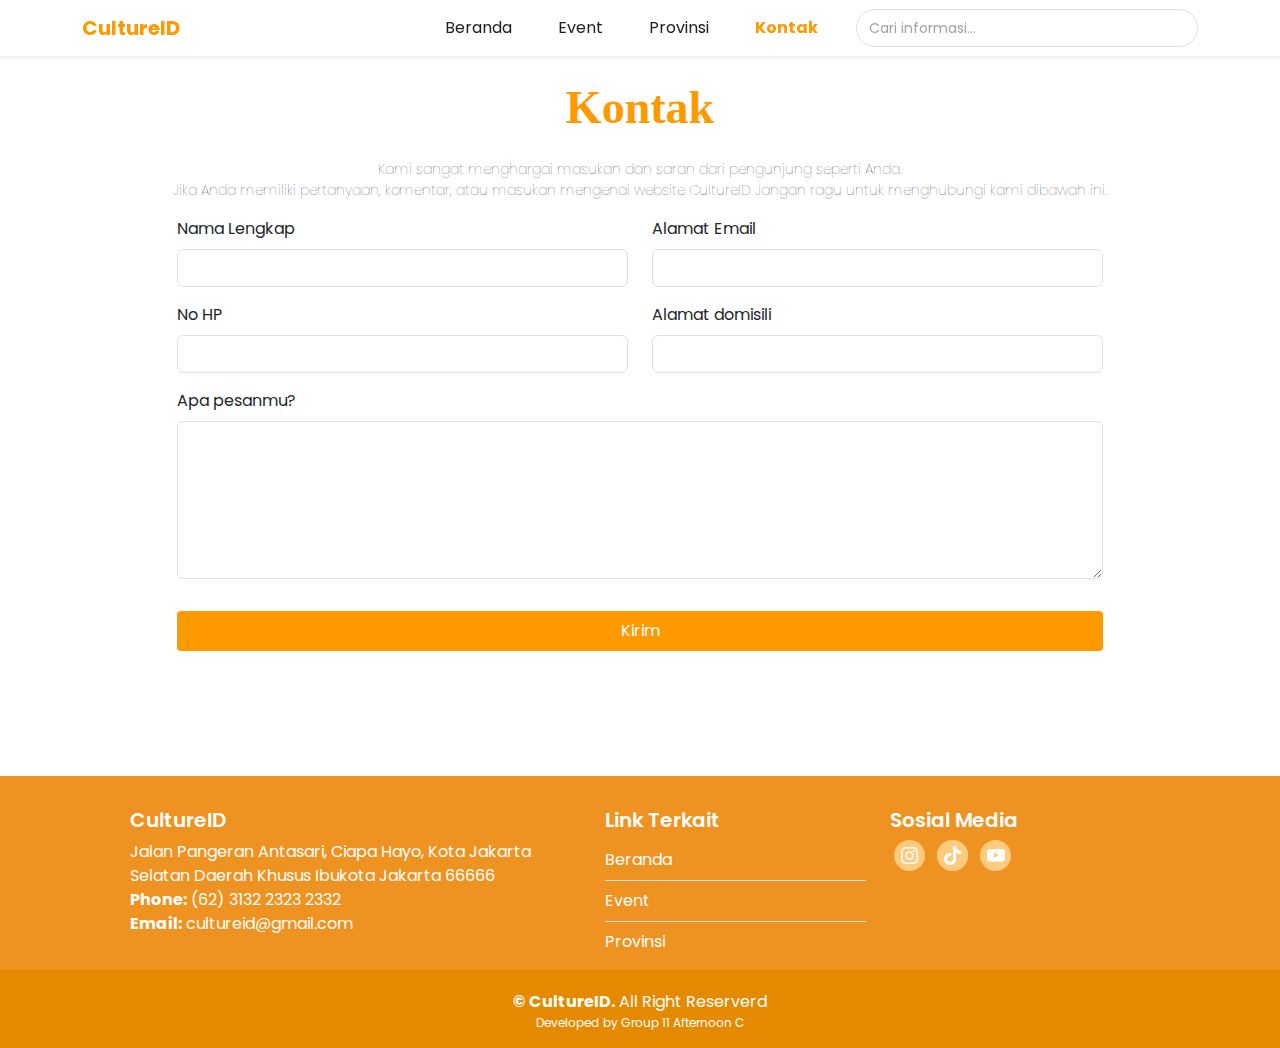
<file: kontak.html>
<!DOCTYPE html>
<html lang="en">

<head>
    <meta charset="UTF-8">
    <meta name="viewport" content="width=device-width, initial-scale=1.0">
    <link rel="stylesheet" href="assets/css/bootstrap.min.css">
    <link rel="stylesheet" href="assets/css/style.css">
    <link href="https://fonts.googleapis.com/css2?family=Poppins:wght@300;400;600;700&display=swap" rel="stylesheet">
    <title>CultureID</title>
</head>

<body>
    <!-- Navbar -->
    <nav class="navbar navbar-expand-lg bg-white shadow-sm sticky-top">
        <div class="container">
            <a class="navbar-brand" href="#">CultureID</a>
            <button class="navbar-toggler" type="button" data-bs-toggle="collapse"
                data-bs-target="#navbarSupportedContent" aria-controls="navbarSupportedContent" aria-expanded="false"
                aria-label="Toggle navigation">
                <span class="navbar-toggler-icon"></span>
            </button>
            <div class="collapse navbar-collapse" id="navbarSupportedContent">
                <ul class="navbar-nav ms-auto mb-2 mb-lg-0">
                    <li class="nav-item">
                        <a class="nav-link" href="index.html">Beranda</a>
                    </li>
                    <li class="nav-item">
                        <a class="nav-link" href="event.html">Event</a>
                    </li>
                    <li class="nav-item">
                        <a class="nav-link" href="provinsi.html">Provinsi</a>
                    </li>
                    <li class="nav-item">
                        <a class="nav-link active" href="kontak.html">Kontak</a>
                    </li>
                </ul>
                <form class="d-flex" role="search">
                    <input class="form-control search" type="search" placeholder="Cari informasi..."
                        aria-label="Search">
                </form>
            </div>
        </div>
    </nav>
    <!-- Navbar -->


    <!-- Isi kontennya -->
    <section class="content py-4">
        <div class="container">
            <form action="#" method="POST">
                <div class="row text-center">
                    <div class="col">
                        <h1 class="fw-semibold mb-4" style="font-size: 46px; color: #FF9900;">Kontak</h1>
                        <p style="color: #44494C;">Kami sangat menghargai masukan dan saran dari pengunjung seperti
                            Anda.<br>
                            Jika Anda memiliki pertanyaan, komentar, atau masukan mengenai website CultureID
                            Jangan ragu untuk menghubungi kami dibawah ini.</p>
                    </div>
                </div>
                <div class="row justify-content-center">
                    <div class="col-md-5">
                        <div class="mb-3">
                            <label for="nama_lengkap" class="form-label">Nama Lengkap</label>
                            <input type="text" class="form-control" id="nama_lengkap">
                        </div>
                    </div>
                    <div class="col-md-5">
                        <div class="mb-3">
                            <label for="email" class="form-label">Alamat Email</label>
                            <input type="email" class="form-control" id="email">
                        </div>
                    </div>
                    <div class="col-md-5">
                        <div class="mb-3">
                            <label for="no_hp" class="form-label">No HP</label>
                            <input type="text" class="form-control" id="no_hp">
                        </div>
                    </div>
                    <div class="col-md-5">
                        <div class="mb-3">
                            <label for="domisili" class="form-label">Alamat domisili</label>
                            <input type="text" class="form-control" id="domisili">
                        </div>
                    </div>
                </div>
                <div class="row justify-content-center">
                    <div class="col-md-10">
                        <div class="mb-3">
                            <label for="pesan" class="form-label">Apa pesanmu?</label>
                            <textarea class="form-control" id="pesan" rows="6"></textarea>
                        </div>
                    </div>
                    <div class="col-md-10 mt-3">
                        <button class="btn btn-kirim w-100" type="submit">Kirim</button>
                    </div>
                </div>
            </form>
        </div>
    </section>
    <!-- Isi kontennya -->


    <!-- Footer -->
    <footer>
        <div class="container pb-2">
            <div class="row justify-content-center">
                <div class="col-md-5">
                    <h5 class="fw-semibold">CultureID</h5>
                    <p class="mb-0">Jalan Pangeran Antasari, Ciapa Hayo, Kota Jakarta Selatan Daerah Khusus Ibukota
                        Jakarta 66666
                    </p>
                    <p class="mb-0"><span class="fw-bold">Phone:</span> (62) 3132 2323 2332</p>
                    <p><span class="fw-bold">Email:</span> cultureid@gmail.com</p>
                </div>
                <div class="col-md-3">
                    <h5 class="fw-semibold">Link Terkait</h5>
                    <ul class="navbar-nav">
                        <li class="border-bottom">
                            <a class="nav-link" href="index.html">Beranda</a>
                        </li>
                        <li class="border-bottom">
                            <a class="nav-link" href="event.html">Event</a>
                        </li>
                        <li>
                            <a class="nav-link" href="provinsi.html">Provinsi</a>
                        </li>
                    </ul>
                </div>
                <div class="col-md-3">
                    <h5 class="fw-semibold">Sosial Media</h5>
                    <a href="https://instagram.com/instagram" target="_blank" class="mx-1"><img
                            src="assets/images/ic_instagram.svg" alt=""></a>
                    <a href="https://www.tiktok.com/@tiktok?lang=id-ID" target="_blank" class="mx-1"><img
                            src="assets/images/ic_tiktok.svg" alt=""></a>
                    <a href="https://www.youtube.com/@YouTube" target="_blank" class="mx-1"><img
                            src="assets/images/ic_youtube.svg" alt=""></a>
                </div>
            </div>
        </div>
        <div class="copyright">
            <p class="mb-0"><strong>&copy; CultureID.</strong> All Right Reserverd</p>
            <p class="mb-0" style="font-size: 12px;">Developed by Group 11 Afternoon C</p>
        </div>
    </footer>
    <!-- Footer -->


    <script src="assets/js/bootstrap.bundle.min.js"></script>
</body>

</html>
</file>
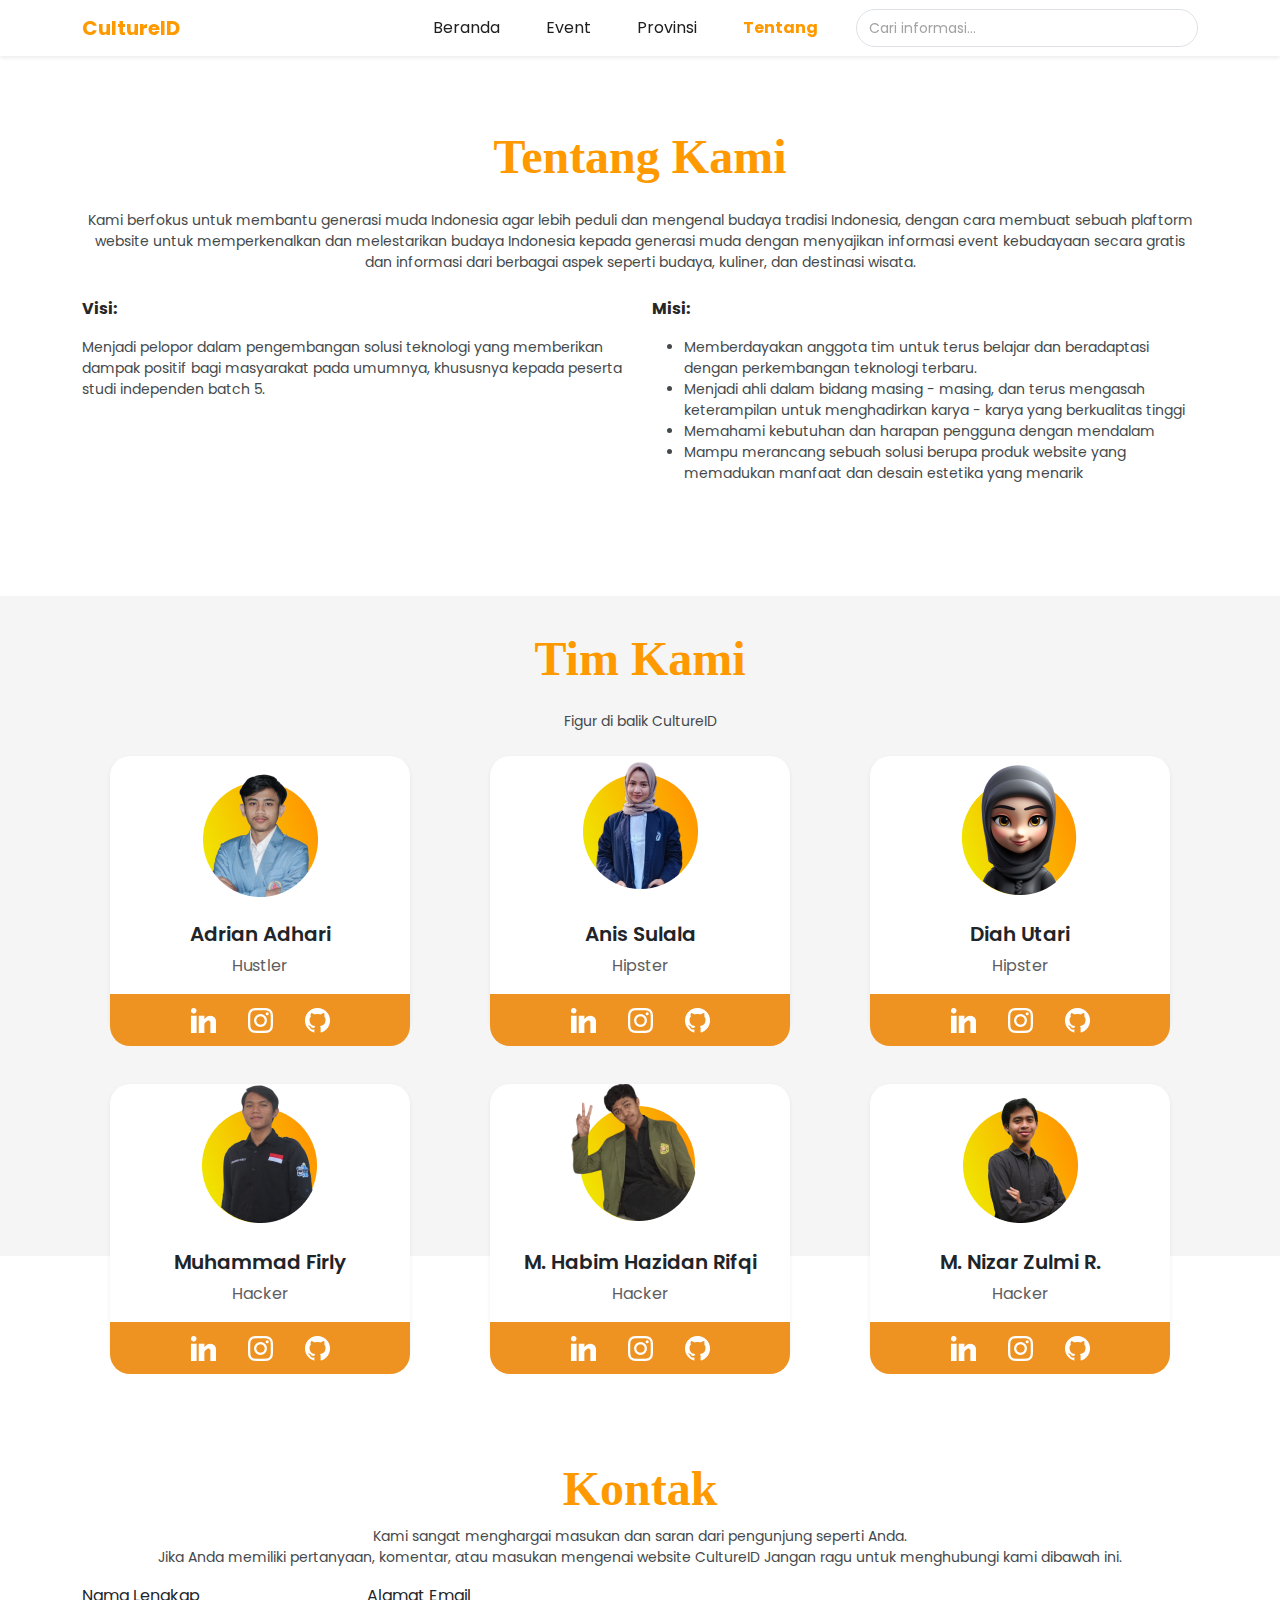
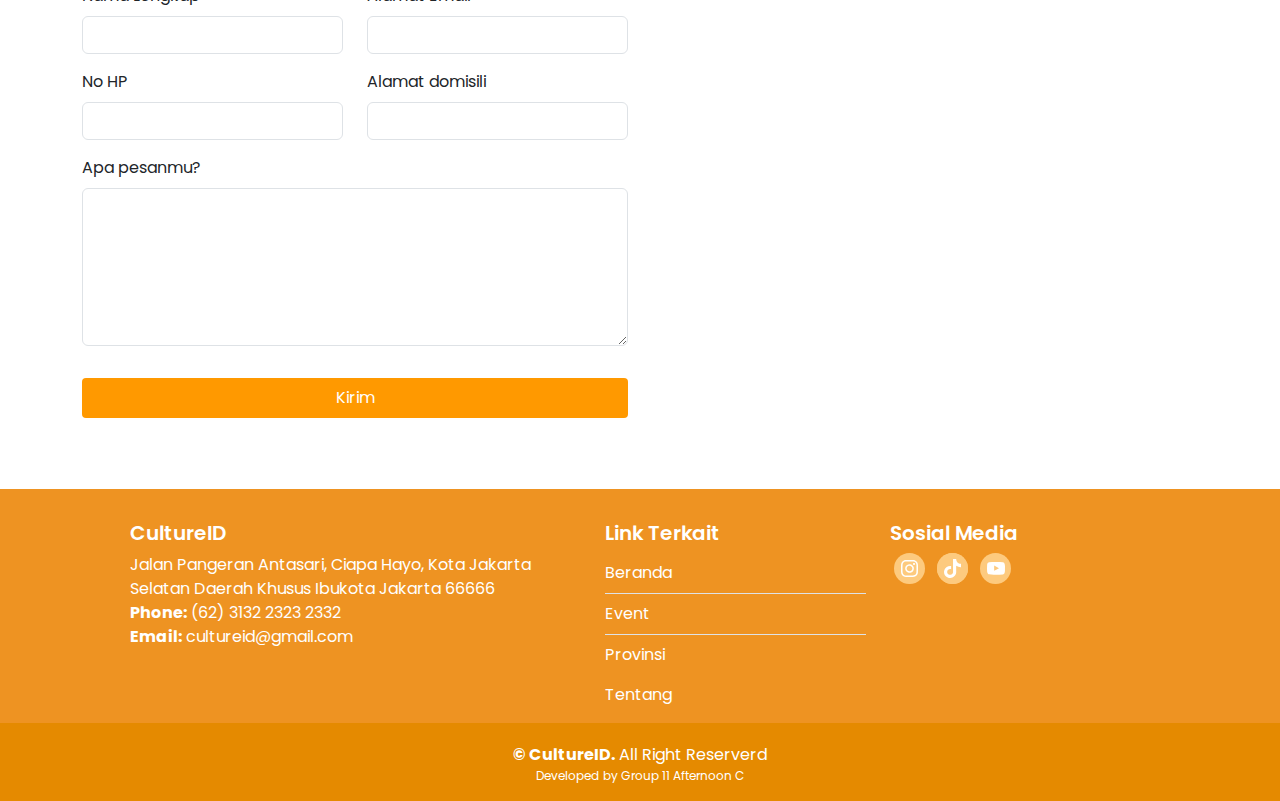
<file: tentang.html>
<!DOCTYPE html>
<html lang="en">

<head>
    <meta charset="UTF-8">
    <meta name="viewport" content="width=device-width, initial-scale=1.0">
    <link rel="stylesheet" href="assets/css/bootstrap.min.css">
    <link rel="stylesheet" href="assets/css/style.css">
    <link href="https://fonts.googleapis.com/css2?family=Poppins:wght@300;400;600;700&display=swap" rel="stylesheet">
    <title>CultureID</title>
</head>

<body>
    <!-- Navbar -->
    <nav class="navbar navbar-expand-lg bg-white shadow-sm sticky-top">
        <div class="container">
            <a class="navbar-brand" href="#">CultureID</a>
            <button class="navbar-toggler" type="button" data-bs-toggle="collapse"
                data-bs-target="#navbarSupportedContent" aria-controls="navbarSupportedContent" aria-expanded="false"
                aria-label="Toggle navigation">
                <span class="navbar-toggler-icon"></span>
            </button>
            <div class="collapse navbar-collapse" id="navbarSupportedContent">
                <ul class="navbar-nav ms-auto mb-2 mb-lg-0">
                    <li class="nav-item">
                        <a class="nav-link" href="index.html">Beranda</a>
                    </li>
                    <li class="nav-item">
                        <a class="nav-link" href="event.html">Event</a>
                    </li>
                    <li class="nav-item">
                        <a class="nav-link" href="provinsi.html">Provinsi</a>
                    </li>
                    <li class="nav-item">
                        <a class="nav-link active" href="tentang.html">Tentang</a>
                    </li>
                </ul>
                <form class="d-flex" role="search">
                    <input class="form-control search" type="search" placeholder="Cari informasi..."
                        aria-label="Search">
                </form>
            </div>
        </div>
    </nav>
    <!-- Navbar -->


    <!-- Isi kontennya -->
    <!--Tentang Kami -->
    <section class="tentang my-5 pb-5">
        <div class="container">
            <div class="row text-center">
                <div class="col">
                    <h1 class="my-4">Tentang Kami</h1>
                    <p>Kami berfokus untuk membantu generasi muda Indonesia agar lebih peduli dan mengenal budaya
                        tradisi Indonesia, dengan cara membuat sebuah plaftorm website untuk memperkenalkan dan
                        melestarikan budaya Indonesia kepada generasi muda dengan menyajikan informasi event kebudayaan
                        secara gratis dan informasi dari berbagai aspek seperti budaya, kuliner, dan destinasi wisata.
                    </p>
                </div>
            </div>
            <div class="row mt-2 justify-content-between">
                <div class="col-md-6">
                    <p style="font-size: 16px; color: #272727;" class="fw-bold">Visi:</p>
                    <p>Menjadi pelopor dalam pengembangan solusi teknologi yang memberikan dampak positif bagi
                        masyarakat pada umumnya, khususnya kepada peserta studi independen batch 5.</p>
                </div>
                <div class="col-md-6">
                    <p style="font-size: 16px; color: #272727;" class="fw-bold">Misi:</p>
                    <ul class="misi">
                        <li>Memberdayakan anggota tim untuk terus belajar dan beradaptasi dengan perkembangan teknologi
                            terbaru.</li>
                        <li>Menjadi ahli dalam bidang masing - masing, dan terus mengasah keterampilan untuk
                            menghadirkan karya - karya yang berkualitas tinggi</li>
                        <li>Memahami kebutuhan dan harapan pengguna dengan mendalam</li>
                        <li>Mampu merancang sebuah solusi berupa produk website yang memadukan manfaat dan desain
                            estetika yang menarik</li>
                    </ul>
                </div>
            </div>
        </div>
    </section>

    <section class="background-tim"></section>
    <section class="tim">
        <div class="container">
            <div class="row text-center">
                <div class="col">
                    <h1 class="my-4">Tim Kami</h1>
                    <p>Figur di balik CultureID</p>
                </div>
            </div>
            <div class="row text-center justify-content-center mt-2">
                <div class="col-md-4 mb-5 mx-auto">
                    <div class="kotak shadow-sm text-center mx-auto">
                        <div class="gambar">
                            <img src="assets/images/tentang/adrian.png" alt="Adrian Adhari">
                        </div>
                        <div class="deskripsi">
                            <h5>Adrian Adhari</h5>
                            <p>Hustler</p>
                        </div>
                        <div class="link d-flex align-items-center justify-content-center">
                            <a href="https://linkedin.com/in/adrianadhari" target="_blank"><img
                                    src="assets/images/tentang/ic_linked.png" class="mx-3"></a>
                            <a href="https://instagram.com/adrian_adhari07" target="_blank"><img
                                    src="assets/images/tentang/ic_ig.png" class="mx-3"></a>
                            <a href="https://github.com/adrianadhari" target="_blank"><img
                                    src="assets/images/tentang/ic_git.png" class="mx-3"></a>
                        </div>
                    </div>
                </div>
                <div class="col-md-4 mb-5 mx-auto">
                    <div class="kotak shadow-sm text-center mx-auto">
                        <div class="gambar">
                            <img src="assets/images/tentang/anis.png" alt="Anis Sulala">
                        </div>
                        <div class="deskripsi">
                            <h5>Anis Sulala</h5>
                            <p>Hipster</p>
                        </div>
                        <div class="link d-flex align-items-center justify-content-center">
                            <a href="https://linkedin.com/in/x" target="_blank"><img
                                    src="assets/images/tentang/ic_linked.png" class="mx-3"></a>
                            <a href="https://instagram.com/x" target="_blank"><img src="assets/images/tentang/ic_ig.png"
                                    class="mx-3"></a>
                            <a href="https://github.com/x" target="_blank"><img src="assets/images/tentang/ic_git.png"
                                    class="mx-3"></a>
                        </div>
                    </div>
                </div>
                <div class="col-md-4 mb-5 mx-auto">
                    <div class="kotak shadow-sm text-center mx-auto">
                        <div class="gambar">
                            <img src="assets/images/tentang/diah.png" alt="Diah Utari">
                        </div>
                        <div class="deskripsi">
                            <h5>Diah Utari</h5>
                            <p>Hipster</p>
                        </div>
                        <div class="link d-flex align-items-center justify-content-center">
                            <a href="https://linkedin.com/in/x" target="_blank"><img
                                    src="assets/images/tentang/ic_linked.png" class="mx-3"></a>
                            <a href="https://instagram.com/x" target="_blank"><img src="assets/images/tentang/ic_ig.png"
                                    class="mx-3"></a>
                            <a href="https://github.com/x" target="_blank"><img src="assets/images/tentang/ic_git.png"
                                    class="mx-3"></a>
                        </div>
                    </div>
                </div>
                <div class="col-md-4 mb-5 mx-auto">
                    <div class="kotak shadow-sm text-center mx-auto">
                        <div class="gambar">
                            <img src="assets/images/tentang/firly.png" alt="Muhammad Firly">
                        </div>
                        <div class="deskripsi">
                            <h5>Muhammad Firly</h5>
                            <p>Hacker</p>
                        </div>
                        <div class="link d-flex align-items-center justify-content-center">
                            <a href="https://linkedin.com/in/x" target="_blank"><img
                                    src="assets/images/tentang/ic_linked.png" class="mx-3"></a>
                            <a href="https://instagram.com/x" target="_blank"><img src="assets/images/tentang/ic_ig.png"
                                    class="mx-3"></a>
                            <a href="https://github.com/x" target="_blank"><img src="assets/images/tentang/ic_git.png"
                                    class="mx-3"></a>
                        </div>
                    </div>
                </div>
                <div class="col-md-4 mb-5 mx-auto">
                    <div class="kotak shadow-sm text-center mx-auto">
                        <div class="gambar">
                            <img src="assets/images/tentang/habim.png" alt="M. Habim Hazidan Rifqi">
                        </div>
                        <div class="deskripsi">
                            <h5>M. Habim Hazidan Rifqi</h5>
                            <p>Hacker</p>
                        </div>
                        <div class="link d-flex align-items-center justify-content-center">
                            <a href="https://linkedin.com/in/x" target="_blank"><img
                                    src="assets/images/tentang/ic_linked.png" class="mx-3"></a>
                            <a href="https://instagram.com/x" target="_blank"><img src="assets/images/tentang/ic_ig.png"
                                    class="mx-3"></a>
                            <a href="https://github.com/x" target="_blank"><img src="assets/images/tentang/ic_git.png"
                                    class="mx-3"></a>
                        </div>
                    </div>
                </div>
                <div class="col-md-4 mb-5 mx-auto">
                    <div class="kotak shadow-sm text-center mx-auto">
                        <div class="gambar">
                            <img src="assets/images/tentang/nizar.png" alt="M. Nizar Zulmi R.">
                        </div>
                        <div class="deskripsi">
                            <h5>M. Nizar Zulmi R.</h5>
                            <p>Hacker</p>
                        </div>
                        <div class="link d-flex align-items-center justify-content-center">
                            <a href="https://linkedin.com/in/x" target="_blank"><img
                                    src="assets/images/tentang/ic_linked.png" class="mx-3"></a>
                            <a href="https://instagram.com/x" target="_blank"><img src="assets/images/tentang/ic_ig.png"
                                    class="mx-3"></a>
                            <a href="https://github.com/x" target="_blank"><img src="assets/images/tentang/ic_git.png"
                                    class="mx-3"></a>
                        </div>
                    </div>
                </div>
            </div>
        </div>
    </section>

    <!-- Kontak -->
    <section class="kontak my-5">
        <div class="container">
            <div class="row text-center mt-5">
                <div class="col">
                    <h1>Kontak</h1>
                    <p>Kami sangat menghargai masukan dan saran dari pengunjung seperti
                        Anda.<br>
                        Jika Anda memiliki pertanyaan, komentar, atau masukan mengenai website CultureID
                        Jangan ragu untuk menghubungi kami dibawah ini.</p>
                </div>
            </div>
            <div class="row">
                <div class="col-md-6">
                    <div class="row">
                        <div class="col-md-6">
                            <div class="mb-3">
                                <label for="nama_lengkap" class="form-label">Nama Lengkap</label>
                                <input type="text" class="form-control" id="nama_lengkap">
                            </div>
                        </div>
                        <div class="col-md-6">
                            <div class="mb-3">
                                <label for="email" class="form-label">Alamat Email</label>
                                <input type="email" class="form-control" id="email">
                            </div>
                        </div>
                        <div class="col-md-6">
                            <div class="mb-3">
                                <label for="no_hp" class="form-label">No HP</label>
                                <input type="text" class="form-control" id="no_hp">
                            </div>
                        </div>
                        <div class="col-md-6">
                            <div class="mb-3">
                                <label for="domisili" class="form-label">Alamat domisili</label>
                                <input type="text" class="form-control" id="domisili">
                            </div>
                        </div>
                        <div class="col-md-12">
                            <div class="mb-3">
                                <label for="pesan" class="form-label">Apa pesanmu?</label>
                                <textarea class="form-control" id="pesan" rows="6"></textarea>
                            </div>
                        </div>
                        <div class="col-md-12 mt-3">
                            <button class="btn btn-kirim w-100" type="submit">Kirim</button>
                        </div>
                    </div>
                </div>
                <div class="col-md-6">
                    <iframe
                        src="https://www.google.com/maps/embed?pb=!1m18!1m12!1m3!1d126920.28229243362!2d106.74694499260353!3d-6.229569425655311!2m3!1f0!2f0!3f0!3m2!1i1024!2i768!4f13.1!3m3!1m2!1s0x2e69f3e945e34b9d%3A0x5371bf0fdad786a2!2sJakarta%2C%20Daerah%20Khusus%20Ibukota%20Jakarta!5e0!3m2!1sid!2sid!4v1697640268292!5m2!1sid!2sid"
                        width="600" height="450" style="border:0;" allowfullscreen="" loading="lazy"
                        referrerpolicy="no-referrer-when-downgrade"></iframe>
                </div>
            </div>

        </div>
    </section>
    <!-- Isi kontennya -->


    <!-- Footer -->
    <footer>
        <div class="container pb-2">
            <div class="row justify-content-center">
                <div class="col-md-5">
                    <h5 class="fw-semibold">CultureID</h5>
                    <p class="mb-0">Jalan Pangeran Antasari, Ciapa Hayo, Kota Jakarta Selatan Daerah Khusus Ibukota
                        Jakarta 66666
                    </p>
                    <p class="mb-0"><span class="fw-bold">Phone:</span> (62) 3132 2323 2332</p>
                    <p><span class="fw-bold">Email:</span> cultureid@gmail.com</p>
                </div>
                <div class="col-md-3">
                    <h5 class="fw-semibold">Link Terkait</h5>
                    <ul class="navbar-nav">
                        <li class="border-bottom">
                            <a class="nav-link" href="index.html">Beranda</a>
                        </li>
                        <li class="border-bottom">
                            <a class="nav-link" href="event.html">Event</a>
                        </li>
                        <li>
                            <a class="nav-link" href="provinsi.html">Provinsi</a>
                        </li>
                        <li>
                            <a class="nav-link" href="tentang.html">Tentang</a>
                        </li>
                    </ul>
                </div>
                <div class="col-md-3">
                    <h5 class="fw-semibold">Sosial Media</h5>
                    <a href="https://instagram.com/instagram" target="_blank" class="mx-1"><img
                            src="assets/images/ic_instagram.svg" alt=""></a>
                    <a href="https://www.tiktok.com/@tiktok?lang=id-ID" target="_blank" class="mx-1"><img
                            src="assets/images/ic_tiktok.svg" alt=""></a>
                    <a href="https://www.youtube.com/@YouTube" target="_blank" class="mx-1"><img
                            src="assets/images/ic_youtube.svg" alt=""></a>
                </div>
            </div>
        </div>
        <div class="copyright">
            <p class="mb-0"><strong>&copy; CultureID.</strong> All Right Reserverd</p>
            <p class="mb-0" style="font-size: 12px;">Developed by Group 11 Afternoon C</p>
        </div>
    </footer>
    <!-- Footer -->


    <script src="assets/js/bootstrap.bundle.min.js"></script>
</body>

</html>
</file>
<file: assets/css/style.css>
* {
  font-family: 'Poppins', sans-serif;
}

header {
  background-image: url('../images/background2.jpg');
  background-repeat: no-repeat;
  min-height: 100vh;
  padding: 250px 0 165px;
}

header h1 {
  font-family: 'Playfair Display', serif;
  color: #ffffff;
  font-weight: 600;
  font-size: 48px;
}
header p {
  font-size: 14px;
  color: #f8f8f8;
  font-weight: 500;
}

header .btn-eksplorasi {
  background-color: #EE9322;
  width: 252px;
  height: 45px;
  padding: 10px 0;
  color: #FFFFFF;
  font-weight: bold;
}

header .btn-eksplorasi:hover {
  background-color: #e67e00;
  color: #FFFFFF;
}

.content h1 {
  font-family: 'Playfair Display', serif;
  color: #FF9900;
  font-weight: 600;
  font-size: 46px;
}

.content p {
  font-size: 14px;
  font-weight: lighter;
}

.card {
  /* width: 300px; */
  height: 240px;
}
.card p {
  color: #323232;
  font-size: 16px;
  font-weight: 400;
}
.navbar-brand {
  color: #FF9900;
  font-weight: bold;
}

.nav-item {
  margin-right: 30px;
}

.nav-item a {
  color: #202020;
}

.nav-item.beranda a {
  color: #ffffff;
}

.navbar-nav .nav-item a.active {
  color: #FF9900 !important;
  font-weight: bold;
}

.search {
  border-radius: 50px;
}

.form-control::placeholder {
  font-size: 14px;
  font-weight: light;
  color: #A3A3A3;
}

.content {
  min-height: 80vh;
}

footer {
  background-color: #EE9322;
  color: #FFF;
  padding-top: 32px;
}

.copyright {
  text-align: center;
  height: 78px;
  background-color: #E58A00;
  color: #FFF;
  padding: 20px 0;
}

.btn-kirim {
  background-color: #FF9900;
  color: #FFF;
  border-radius: 4px;
  height: 40px;
}

.btn-kirim:hover {
  background-color: rgb(240, 144, 0);
  color: #FFF;
}




/* Halaman Detail Event */
.section-details-header {
  background-color: #f1f1f1;
  min-height: 300px;
}

.section-details-content {
  margin-top: -250px;
  min-height: 100vh;
  margin-bottom: 100px;
}


.section-details-content .breadcrumb {
  margin-bottom: 30px;
}
.section-details-content .breadcrumb-item.active {
  font-weight: bold;
  color: #FF9900;
}
.section-details-content .card-details {
  width: 100%;
  height: 100%;
  padding: 30px;
  border-radius: 11px;
}
.section-details-content .card-details h1 {
  color: #071C42;
  font-size: 26px;
}
.section-details-content .card-details h2 {
  font-size: 20px;
}
.section-details-content .card-details p {
  font-size: 18px;
  color: #B1B1B1;
}
.section-details-content .gallery .xzoom-container {
  display: block;
}
.section-details-content .gallery .xzoom-container .xzoom {
  width: 100%;
  box-shadow: none;
  margin-bottom: 10px;
}
.section-details-content .gallery .xzoom-container .xactive {
  border: 4px solid #1abc9c;
  box-shadow: none;
}

.section-details-content .features {
  margin-top: 20px;
}
.section-details-content .features h3 {
  font-size: 18px;
  color: #071C42;
  margin-bottom: 0;
}
.section-details-content .features p {
  margin-bottom: 0;
}
.section-details-content .features .description {
  margin-left: 10px;
  overflow: hidden;
  float: left;
}
.section-details-content .features .features-image {
  float: left;
}

.section-details-content .card-right {
  height: auto;
  border-bottom-right-radius: 0;
  border-bottom-left-radius: 0;
}
.section-details-content .join-container {
  margin-top: -16px;
}
.section-details-content .join-container .btn-join-now {
  width: 100%;
  background-color: #FF9E53;
  color: #fff;
  border-radius: 0;
}
.section-details-content .join-container .btn-join-now:hover {
  background-color: #ffb57c;
  color: #fff;
}
/* Halaman Detail Event */



/* Halaman Tentang */
.tentang h1 {
font-family: 'Playfair Display', serif;
color: #FF9900;
font-weight: 600;
font-size: 48px;
}
.tentang p {
font-size: 14px;
color: #44494C;
font-weight: 400;
}
.tentang .misi li {
font-size: 14px;
color: #44494C;
font-weight: 400;
}
.background-tim {
background-color: #F5F5F5;
min-height: 660px;
}
.tim {
margin-top: -650px;
}

.isi {
margin-top: 300px;
}

.tim h1 {
font-family: 'Playfair Display', serif;
color: #FF9900;
font-weight: 600;
font-size: 48px;
}

.tim p {
font-size: 14px;
color: #44494C;
font-weight: 400;
}

.tim .kotak {
width: 300px;
height: 280px;
background-color: #FFF;
border-radius: 20px;
box-sizing: border-box;
}

.tim .deskripsi {
margin-top: 16px;
}
.tim .deskripsi h5 {
font-weight: 600;
font-size: 20px;
}
.tim .deskripsi p {
font-size: 16px;
color: #5E5E5E;
}
.tim .kotak .link {
width: 300px;
height: 52px;
background-color: #EE9322;
border-bottom-left-radius: 20px;
border-bottom-right-radius: 20px;
}


.kontak h1 {
font-family: 'Playfair Display', serif;
color: #FF9900;
font-weight: 600;
font-size: 48px;
}

.kontak p {
font-size: 14px;
color: #44494C;
font-weight: 400;
}
</file>
<file: assets/css/xzoom.min.css>
.xzoom-lens img,.xzoom-preview img,.xzoom-source img{display:block;max-width:none;max-height:none;-webkit-transition:none;-moz-transition:none;-o-transition:none;transition:none}.xzoom-container{display:inline-block}.xzoom-thumbs{text-align:center;margin-bottom:10px}.xzoom{-webkit-box-shadow:0 0 5px 0 rgba(0,0,0,.5);-moz-box-shadow:0 0 5px 0 rgba(0,0,0,.5);box-shadow:0 0 5px 0 rgba(0,0,0,.5)}.xzoom2,.xzoom3,.xzoom4,.xzoom5{-webkit-box-shadow:0 0 5px 0 rgba(0,0,0,.5);-moz-box-shadow:0 0 5px 0 rgba(0,0,0,.5);box-shadow:0 0 5px 0 rgba(0,0,0,.5)}.xzoom-gallery,.xzoom-gallery2,.xzoom-gallery3,.xzoom-gallery4,.xzoom-gallery5{border:1px solid #cecece;margin-left:5px;margin-bottom:10px}.xzoom-hidden,.xzoom-source{display:block;position:static;float:none;clear:both}.xzoom-hidden{overflow:hidden}.xzoom-preview{border:1px solid #888;background:#2f4f4f;box-shadow:0 0 10px rgba(0,0,0,.5)}.xzoom-lens{border:1px solid #555;box-shadow:0 0 10px rgba(0,0,0,.5);cursor:crosshair}.xzoom-loading{background-position:center center;background-repeat:no-repeat;border-radius:100%;opacity:.7;background:url(../example/images/xloading.gif);width:48px;height:48px}.xactive{-webkit-box-shadow:0 0 3px 0 #4aa9d2;-moz-box-shadow:0 0 3px 0 #4aa9d2;box-shadow:0 0 3px 0 #4aa9d2;border:1px solid #4aaad2}.xzoom-caption{position:absolute;bottom:-43px;left:0;background:#000;width:100%;text-align:left}.xzoom-caption span{color:#fff;font-family:Arial,sans-serif;display:block;font-size:.75em;font-weight:700;padding:10px}
</file>
